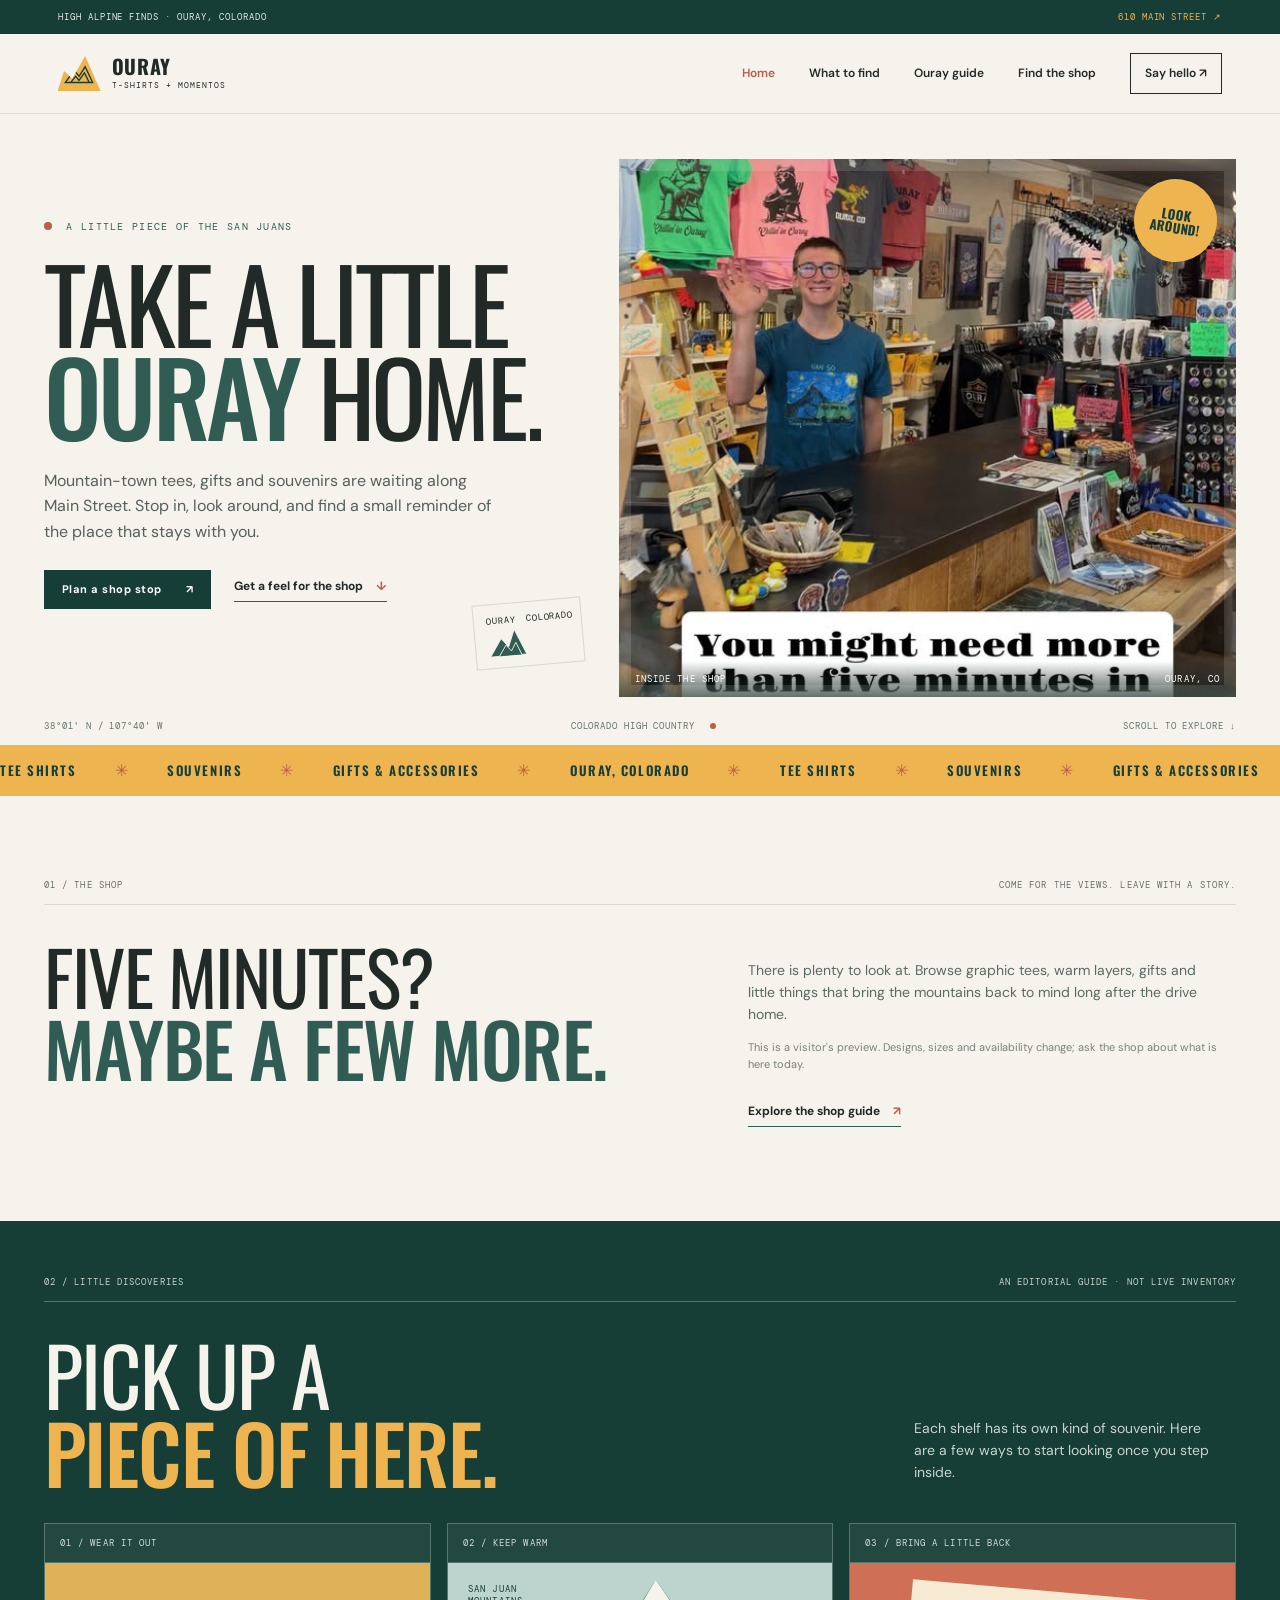
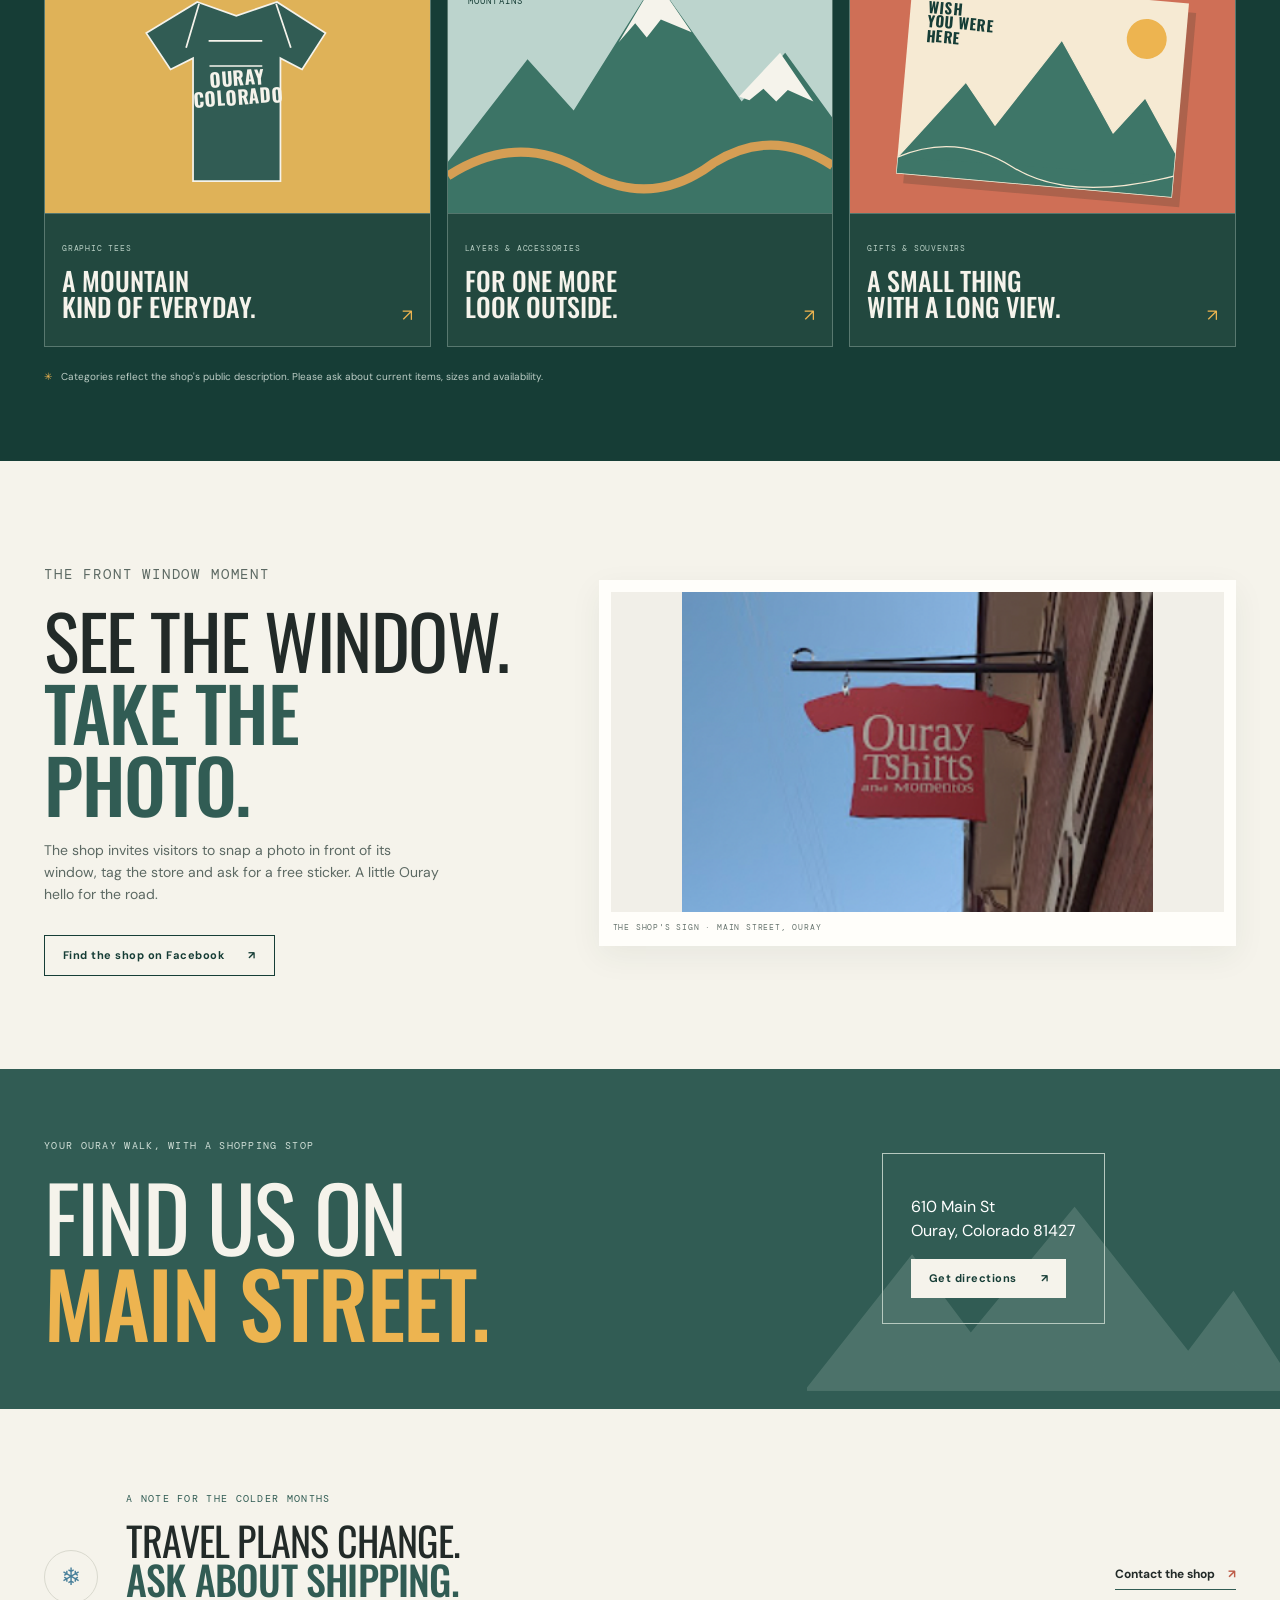
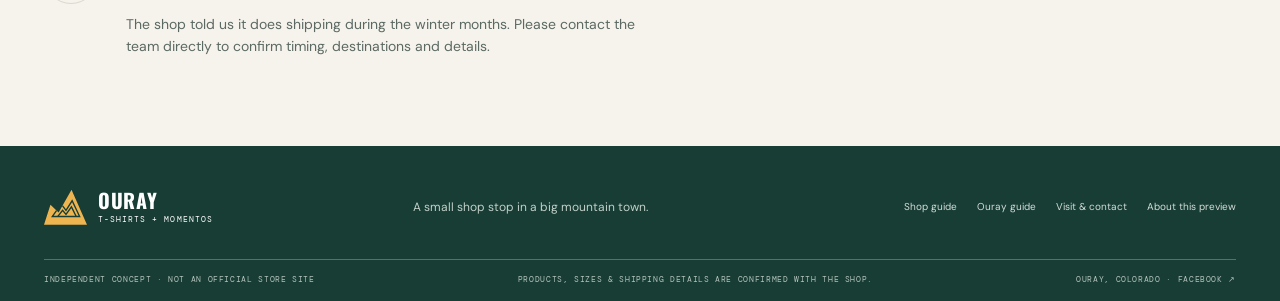
<file: index.html>
<!doctype html>
<html lang="en">
<head>
  <meta charset="utf-8">
  <meta name="viewport" content="width=device-width, initial-scale=1">
  <meta name="theme-color" content="#f5f3eb">
  <meta name="description" content="A visitor's guide to Ouray T-Shirts and Momentos on Main Street in Ouray, Colorado.">
  <title>Ouray T-Shirts &amp; Momentos — Take a little Ouray home</title><meta name="robots" content="noindex,follow"><link rel="canonical" href="https://oluisvi.github.io/ouray-tshirts-and-momentos-concept/"><meta property="og:title" content="Ouray T-Shirts and Momentos"><meta property="og:description" content="A visitor-focused concept for exploring the shop and finding its Main Street stop."><meta property="og:type" content="website"><meta property="og:image" content="https://oluisvi.github.io/ouray-tshirts-and-momentos-concept/assets/ouray-facebook-selection.jpg"><meta name="twitter:card" content="summary_large_image">
  <link rel="preconnect" href="https://fonts.googleapis.com">
  <link rel="preconnect" href="https://fonts.gstatic.com" crossorigin>
  <link href="https://fonts.googleapis.com/css2?family=DM+Mono:wght@400;500&family=DM+Sans:wght@400;500;600;700&family=Oswald:wght@500;600;700&display=swap" rel="stylesheet">
  <link rel="stylesheet" href="styles.css?v=maps-20261109">
  <script src="app.js" defer></script>
</head>
<body>
  <a class="skip-link" href="#main">Skip to content</a>
  <div class="topline"><span>HIGH ALPINE FINDS · OURAY, COLORADO</span><a href="visit.html">610 MAIN STREET <span aria-hidden="true">↗</span></a></div>
  <header class="site-header">
    <a class="brand" href="index.html" aria-label="Ouray T-Shirts and Momentos home"><span class="brand-mark" aria-hidden="true"><svg viewBox="0 0 44 34"><path d="M2 30 15 12l7 9L31 7l11 23H2Z"/><path d="m10 30 7-9 5 6 8-11 7 14"/></svg></span><span class="brand-type">OURAY<small>T-SHIRTS + MOMENTOS</small></span></a>
    <button class="menu-toggle" aria-expanded="false" aria-controls="site-nav" aria-label="Open navigation"><svg viewBox="0 0 24 24" aria-hidden="true"><path d="M4 7h16M4 12h16M4 17h16"/></svg></button>
    <nav class="site-nav" id="site-nav" aria-label="Main navigation"><a class="active" href="index.html">Home</a><a href="find.html">What to find</a><a href="story.html">Ouray guide</a><a href="visit.html">Find the shop</a><a class="nav-social" href="https://www.facebook.com/OurayTshirts/" target="_blank" rel="noreferrer">Say hello <span aria-hidden="true">↗</span></a></nav>
  </header>

  <main id="main">
    <section class="hero wrap">
      <div class="hero-copy">
        <p class="eyebrow"><span class="eyebrow-dot"></span> A LITTLE PIECE OF THE SAN JUANS</p>
        <h1>Take a little<br><em>Ouray</em> home.</h1>
        <p class="hero-intro">Mountain-town tees, gifts and souvenirs are waiting along Main Street. Stop in, look around, and find a small reminder of the place that stays with you.</p>
        <div class="hero-actions"><a class="button button-dark" href="visit.html">Plan a shop stop <span aria-hidden="true">↗</span></a><a class="text-link" href="find.html">Get a feel for the shop <span aria-hidden="true">↓</span></a></div>
        <div class="hero-stamp"><span>OURAY</span><span>COLORADO</span><svg viewBox="0 0 64 50" aria-hidden="true"><path d="M3 46 22 18l11 14L44 5l17 41H3Z"/><path d="m17 46 12-17 8 10L45 26l8 20"/></svg></div>
      </div>
      <figure class="hero-image"><img src="assets/ouray-facebook-selection.jpg" alt="A colorful display of T-shirts inside Ouray T-Shirts and Momentos" fetchpriority="high"><figcaption><span>INSIDE THE SHOP</span><span>OURAY, CO</span></figcaption><span class="image-scribble" aria-hidden="true">LOOK<br>AROUND!</span></figure>
      <div class="hero-bottomline"><span>38°01′ N / 107°40′ W</span><span>COLORADO HIGH COUNTRY <i></i></span><span>SCROLL TO EXPLORE ↓</span></div>
    </section>

    <section class="ticker" aria-label="Shop categories"><div class="ticker-track"><span>TEE SHIRTS</span><b>✳</b><span>SOUVENIRS</span><b>✳</b><span>GIFTS &amp; ACCESSORIES</span><b>✳</b><span>OURAY, COLORADO</span><b>✳</b><span>TEE SHIRTS</span><b>✳</b><span>SOUVENIRS</span><b>✳</b><span>GIFTS &amp; ACCESSORIES</span><b>✳</b><span>OURAY, COLORADO</span></div></section>

    <section class="section wrap intro-section">
      <div class="section-kicker"><span>01 / THE SHOP</span><span>COME FOR THE VIEWS. LEAVE WITH A STORY.</span></div>
      <div class="intro-grid"><h2>Five minutes?<br><em>Maybe a few more.</em></h2><div><p>There is plenty to look at. Browse graphic tees, warm layers, gifts and little things that bring the mountains back to mind long after the drive home.</p><p class="quiet">This is a visitor's preview. Designs, sizes and availability change; ask the shop about what is here today.</p><a class="arrow-link" href="find.html">Explore the shop guide <span aria-hidden="true">↗</span></a></div></div>
    </section>

    <section class="category-section" id="browse">
      <div class="wrap">
        <div class="section-kicker light"><span>02 / LITTLE DISCOVERIES</span><span>AN EDITORIAL GUIDE · NOT LIVE INVENTORY</span></div>
        <div class="category-heading"><h2>Pick up a<br><em>piece of here.</em></h2><p>Each shelf has its own kind of souvenir. Here are a few ways to start looking once you step inside.</p></div>
        <div class="category-grid">
          <a class="category-card card-tee" href="find.html#tees"><span class="category-number">01 / WEAR IT OUT</span><div class="category-illustration shirt-art" aria-hidden="true"><svg viewBox="0 0 250 260"><path d="m79 30 45 16 47-16 56 36-27 42-25-13v142H74V95L48 108 20 66l59-36Z"/><path d="m81 32-15 51m104-51 17 51M92 75h62M93 104h61"/></svg><span>OURAY<br>COLORADO</span></div><div class="category-card-copy"><span>GRAPHIC TEES</span><h3>A mountain<br>kind of everyday.</h3><span class="card-arrow" aria-hidden="true">↗</span></div></a>
          <a class="category-card card-layer" href="find.html#layers"><span class="category-number">02 / KEEP WARM</span><div class="category-illustration mountain-art" aria-hidden="true"><svg viewBox="0 0 300 220"><path d="M0 180 62 100l36 40 64-102 67 95 34-38 37 51v74H0Z"/><path class="snowline" d="m133 87 29-49 28 41-24-10-11 14-9-11-13 15Zm94 42 32-34 26 38-20-9-9 9-10-10-11 9Z"/><path class="ridge" d="M0 191q54-35 106-4t101-6q46-29 93 2"/></svg><span class="mountain-label">SAN JUAN<br>MOUNTAINS</span></div><div class="category-card-copy"><span>LAYERS &amp; ACCESSORIES</span><h3>For one more<br>look outside.</h3><span class="card-arrow" aria-hidden="true">↗</span></div></a>
          <a class="category-card card-gift" href="find.html#gifts"><span class="category-number">03 / BRING A LITTLE BACK</span><div class="category-illustration postcard-art" aria-hidden="true"><div class="postcard"><div class="postcard-sun"></div><svg viewBox="0 0 220 150"><path d="M0 137 49 73l26 32 47-72 47 70 23-30 28 42v35H0Z"/><path d="M0 137q45-24 92 0t128-4"/></svg><b>WISH<br>YOU WERE<br>HERE</b></div></div><div class="category-card-copy"><span>GIFTS &amp; SOUVENIRS</span><h3>A small thing<br>with a long view.</h3><span class="card-arrow" aria-hidden="true">↗</span></div></a>
        </div>
        <p class="inventory-note"><span aria-hidden="true">✳</span> Categories reflect the shop's public description. Please ask about current items, sizes and availability.</p>
      </div>
    </section>

    <section class="window-section wrap">
      <div class="window-copy"><p class="eyebrow">THE FRONT WINDOW MOMENT</p><h2>See the window.<br><em>Take the photo.</em></h2><p>The shop invites visitors to snap a photo in front of its window, tag the store and ask for a free sticker. A little Ouray hello for the road.</p><a class="button button-outline" href="https://www.facebook.com/OurayTshirts/" target="_blank" rel="noreferrer">Find the shop on Facebook <span aria-hidden="true">↗</span></a></div>
      <figure class="window-image"><img src="assets/ouray-window.png" alt="The Ouray T-Shirts and Momentos T-shirt-shaped sign hanging outside the store"><figcaption>THE SHOP'S SIGN · MAIN STREET, OURAY</figcaption></figure>
    </section>

    <section class="visit-band"><div class="wrap visit-band-inner"><div><span class="eyebrow">YOUR OURAY WALK, WITH A SHOPPING STOP</span><h2>Find us on<br><em>Main Street.</em></h2></div><div class="visit-summary"><p>610 Main St<br>Ouray, Colorado 81427</p><a href="visit.html" class="button button-light">Get directions <span aria-hidden="true">↗</span></a></div><div class="visit-motif" aria-hidden="true"><svg viewBox="0 0 400 180"><path d="M0 160 86 51l48 64L219 12l93 118 37-49 51 79H0Z"/><path d="M0 160h400M54 160q31-59 62 0m68 0q31-74 62 0m57 0q31-58 62 0"/></svg></div></div></section>

    <section class="winter-note wrap"><span class="winter-icon" aria-hidden="true">❄</span><div><span class="eyebrow">A NOTE FOR THE COLDER MONTHS</span><h2>Travel plans change.<br><em>Ask about shipping.</em></h2><p>The shop told us it does shipping during the winter months. Please contact the team directly to confirm timing, destinations and details.</p></div><a class="arrow-link" href="visit.html#contact">Contact the shop <span aria-hidden="true">↗</span></a></section>
  </main>

  <footer class="site-footer"><div class="wrap footer-main"><a class="brand footer-brand" href="index.html"><span class="brand-mark" aria-hidden="true"><svg viewBox="0 0 44 34"><path d="M2 30 15 12l7 9L31 7l11 23H2Z"/><path d="m10 30 7-9 5 6 8-11 7 14"/></svg></span><span class="brand-type">OURAY<small>T-SHIRTS + MOMENTOS</small></span></a><p>A small shop stop in a big mountain town.</p><div class="footer-links"><a href="find.html">Shop guide</a><a href="story.html">Ouray guide</a><a href="visit.html">Visit &amp; contact</a><a href="credits.html">About this preview</a></div></div><div class="wrap footer-legal"><span>INDEPENDENT CONCEPT · NOT AN OFFICIAL STORE SITE</span><span>PRODUCTS, SIZES &amp; SHIPPING DETAILS ARE CONFIRMED WITH THE SHOP.</span><span>OURAY, COLORADO · <a href="https://www.facebook.com/OurayTshirts/" target="_blank" rel="noreferrer">FACEBOOK ↗</a></span></div></footer>
</body>
</html>
</file>
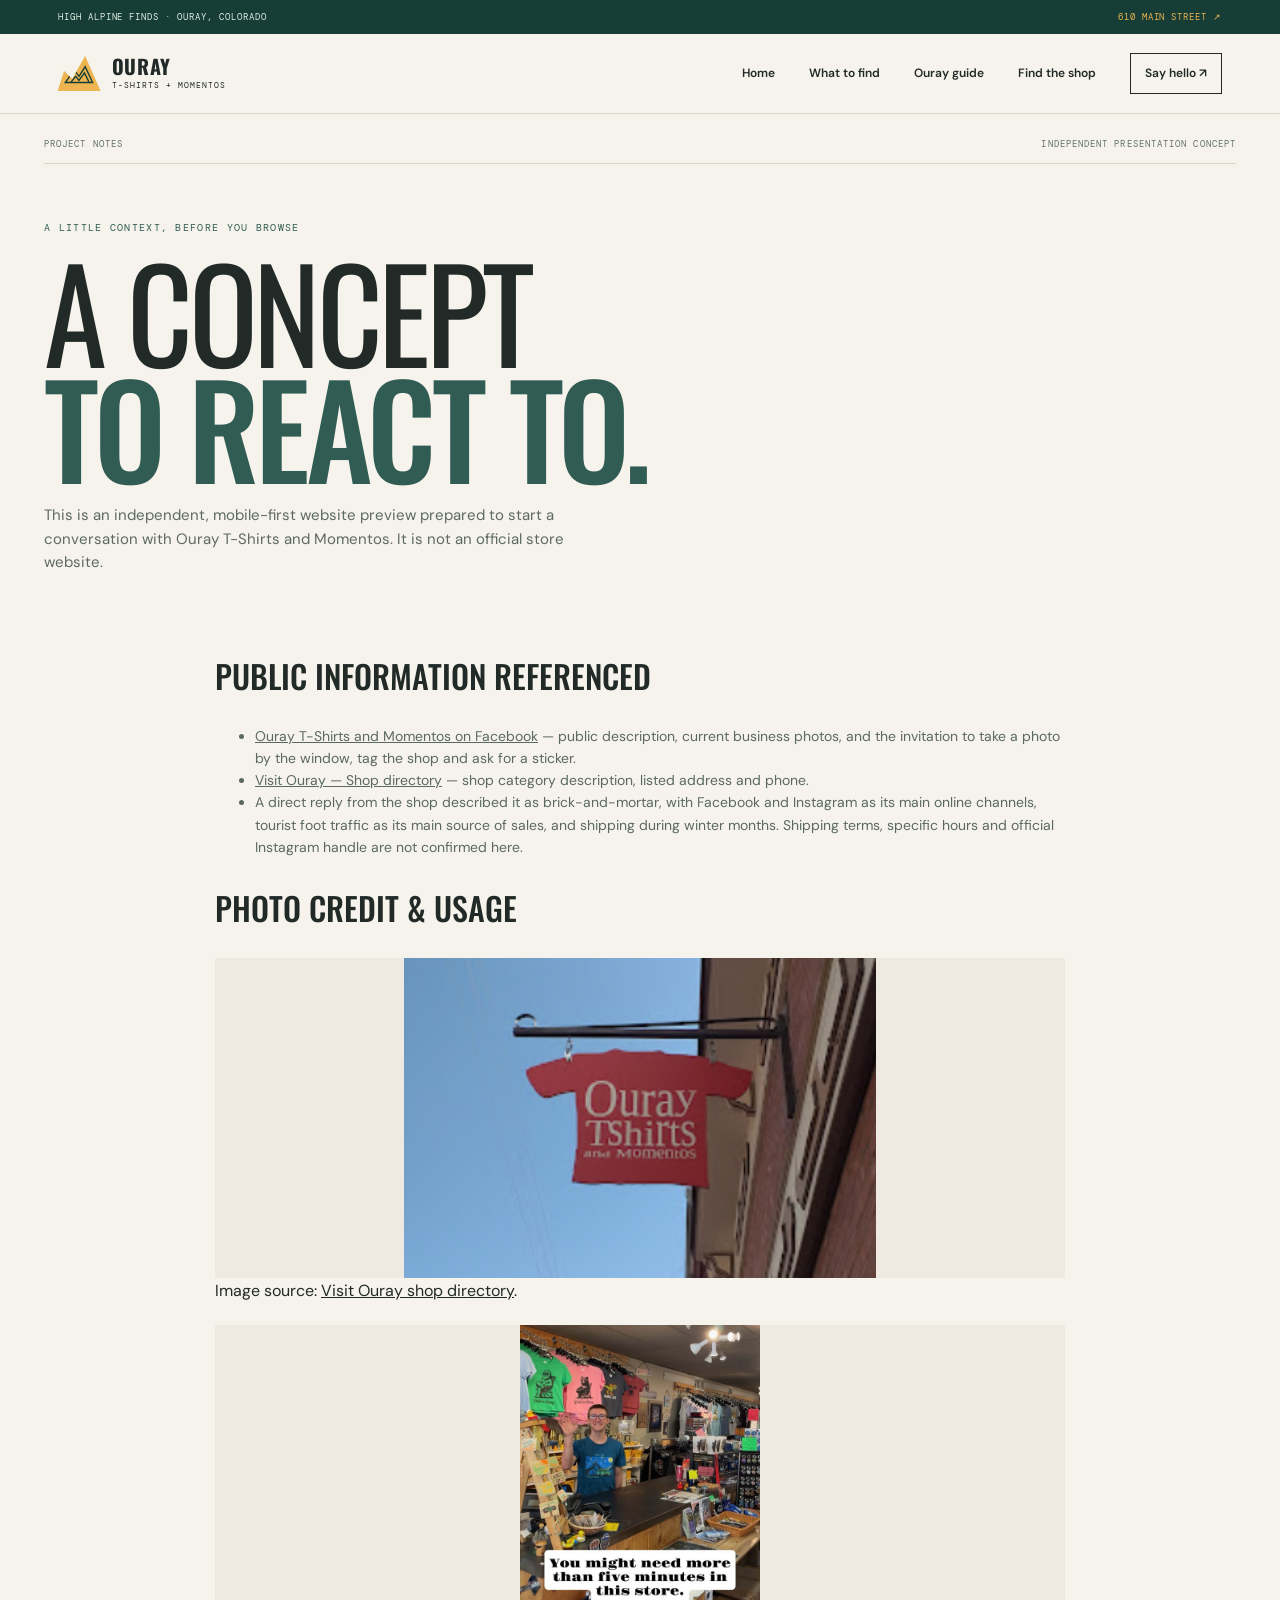
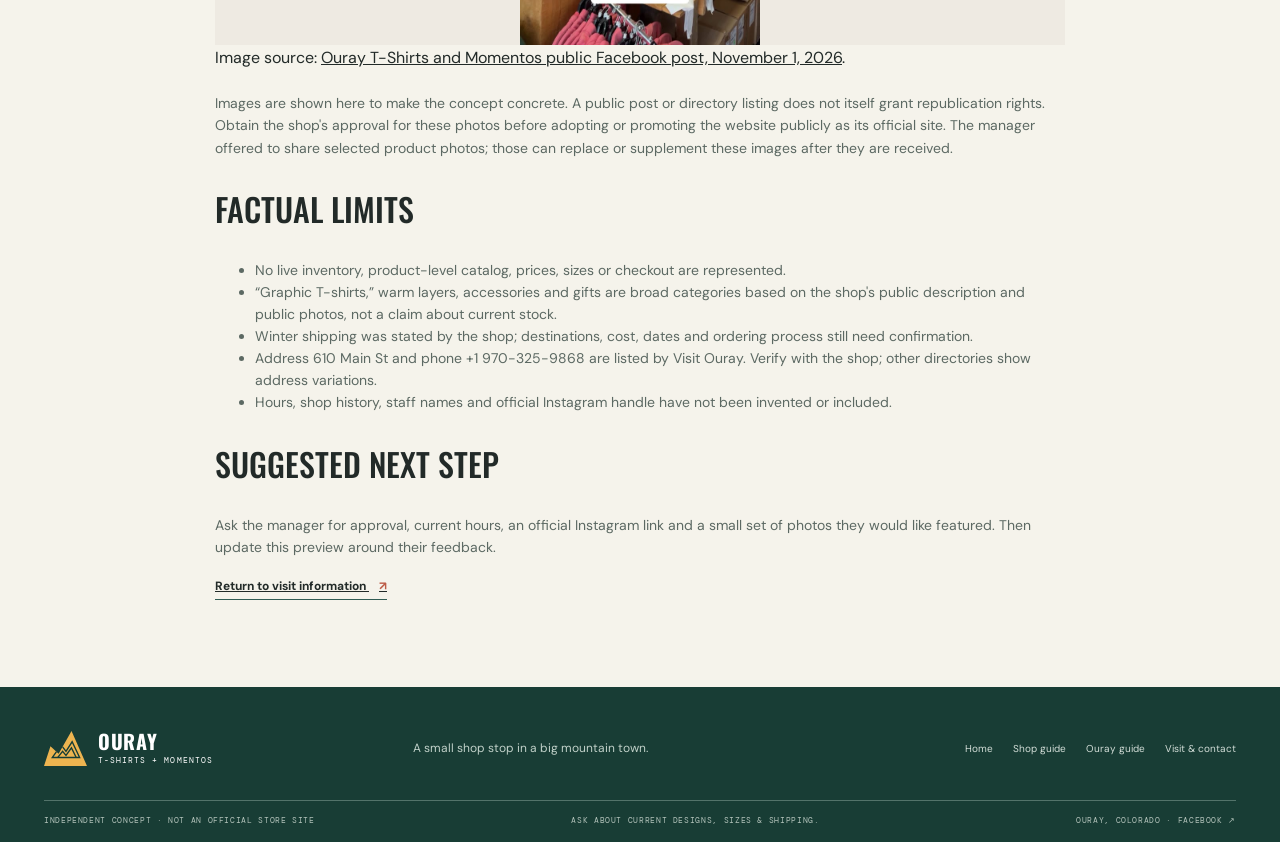
<file: credits.html>
<!doctype html><html lang="en"><head><meta charset="utf-8"><meta name="viewport" content="width=device-width, initial-scale=1"><meta name="theme-color" content="#f5f3eb"><meta name="description" content="Sources and project notes for this independent Ouray T-Shirts and Momentos concept."><title>About this preview — Ouray T-Shirts &amp; Momentos</title><meta name="robots" content="noindex,follow"><link rel="canonical" href="https://oluisvi.github.io/ouray-tshirts-and-momentos-concept/credits.html"><meta property="og:title" content="Ouray T-Shirts and Momentos"><meta property="og:description" content="A visitor-focused concept for exploring the shop and finding its Main Street stop."><meta property="og:type" content="website"><meta property="og:image" content="https://oluisvi.github.io/ouray-tshirts-and-momentos-concept/assets/ouray-facebook-selection.jpg"><meta name="twitter:card" content="summary_large_image"><link rel="preconnect" href="https://fonts.googleapis.com"><link rel="preconnect" href="https://fonts.gstatic.com" crossorigin><link href="https://fonts.googleapis.com/css2?family=DM+Mono:wght@400;500&family=DM+Sans:wght@400;500;600;700&family=Oswald:wght@500;600;700&display=swap" rel="stylesheet"><link rel="stylesheet" href="styles.css?v=maps-20261109"><script src="app.js" defer></script></head><body><a class="skip-link" href="#main">Skip to content</a><div class="topline"><span>HIGH ALPINE FINDS · OURAY, COLORADO</span><a href="visit.html">610 MAIN STREET <span aria-hidden="true">↗</span></a></div><header class="site-header"><a class="brand" href="index.html" aria-label="Ouray T-Shirts and Momentos home"><span class="brand-mark" aria-hidden="true"><svg viewBox="0 0 44 34"><path d="M2 30 15 12l7 9L31 7l11 23H2Z"/><path d="m10 30 7-9 5 6 8-11 7 14"/></svg></span><span class="brand-type">OURAY<small>T-SHIRTS + MOMENTOS</small></span></a><button class="menu-toggle" aria-expanded="false" aria-controls="site-nav" aria-label="Open navigation"><svg viewBox="0 0 24 24" aria-hidden="true"><path d="M4 7h16M4 12h16M4 17h16"/></svg></button><nav class="site-nav" id="site-nav" aria-label="Main navigation"><a href="index.html">Home</a><a href="find.html">What to find</a><a href="story.html">Ouray guide</a><a href="visit.html">Find the shop</a><a class="nav-social" href="https://www.facebook.com/OurayTshirts/" target="_blank" rel="noreferrer">Say hello ↗</a></nav></header><main id="main"><section class="subhero wrap"><div class="subhero-meta"><span>PROJECT NOTES</span><span>INDEPENDENT PRESENTATION CONCEPT</span></div><p class="eyebrow">A LITTLE CONTEXT, BEFORE YOU BROWSE</p><h1>A concept<br><em>to react to.</em></h1><p class="subhero-lede">This is an independent, mobile-first website preview prepared to start a conversation with Ouray T-Shirts and Momentos. It is not an official store website.</p></section><section class="credits-content wrap"><h2>Public information referenced</h2><ul><li><a href="https://www.facebook.com/OurayTshirts/" target="_blank" rel="noreferrer">Ouray T-Shirts and Momentos on Facebook</a> — public description, current business photos, and the invitation to take a photo by the window, tag the shop and ask for a sticker.</li><li><a href="https://www.visitouray.com/shop" target="_blank" rel="noreferrer">Visit Ouray — Shop directory</a> — shop category description, listed address and phone.</li><li>A direct reply from the shop described it as brick-and-mortar, with Facebook and Instagram as its main online channels, tourist foot traffic as its main source of sales, and shipping during winter months. Shipping terms, specific hours and official Instagram handle are not confirmed here.</li></ul><h2>Photo credit &amp; usage</h2><figure><img src="assets/ouray-window.png" alt="Ouray T-Shirts and Momentos window sign"><figcaption>Image source: <a href="https://www.visitouray.com/shop" target="_blank" rel="noreferrer">Visit Ouray shop directory</a>.</figcaption></figure><figure><img src="assets/ouray-facebook-selection.jpg" alt="Shop floor and colorful T-shirts from a public post"><figcaption>Image source: <a href="https://www.facebook.com/OurayTshirts/" target="_blank" rel="noreferrer">Ouray T-Shirts and Momentos public Facebook post, November 1, 2026</a>.</figcaption></figure><p>Images are shown here to make the concept concrete. A public post or directory listing does not itself grant republication rights. Obtain the shop's approval for these photos before adopting or promoting the website publicly as its official site. The manager offered to share selected product photos; those can replace or supplement these images after they are received.</p><h2>Factual limits</h2><ul><li>No live inventory, product-level catalog, prices, sizes or checkout are represented.</li><li>“Graphic T-shirts,” warm layers, accessories and gifts are broad categories based on the shop's public description and public photos, not a claim about current stock.</li><li>Winter shipping was stated by the shop; destinations, cost, dates and ordering process still need confirmation.</li><li>Address 610 Main St and phone +1 970-325-9868 are listed by Visit Ouray. Verify with the shop; other directories show address variations.</li><li>Hours, shop history, staff names and official Instagram handle have not been invented or included.</li></ul><h2>Suggested next step</h2><p>Ask the manager for approval, current hours, an official Instagram link and a small set of photos they would like featured. Then update this preview around their feedback.</p><a class="arrow-link" href="visit.html">Return to visit information <span aria-hidden="true">↗</span></a></section></main><footer class="site-footer"><div class="wrap footer-main"><a class="brand footer-brand" href="index.html"><span class="brand-mark" aria-hidden="true"><svg viewBox="0 0 44 34"><path d="M2 30 15 12l7 9L31 7l11 23H2Z"/><path d="m10 30 7-9 5 6 8-11 7 14"/></svg></span><span class="brand-type">OURAY<small>T-SHIRTS + MOMENTOS</small></span></a><p>A small shop stop in a big mountain town.</p><div class="footer-links"><a href="index.html">Home</a><a href="find.html">Shop guide</a><a href="story.html">Ouray guide</a><a href="visit.html">Visit &amp; contact</a></div></div><div class="wrap footer-legal"><span>INDEPENDENT CONCEPT · NOT AN OFFICIAL STORE SITE</span><span>ASK ABOUT CURRENT DESIGNS, SIZES &amp; SHIPPING.</span><span>OURAY, COLORADO · FACEBOOK ↗</span></div></footer></body></html>
</file>
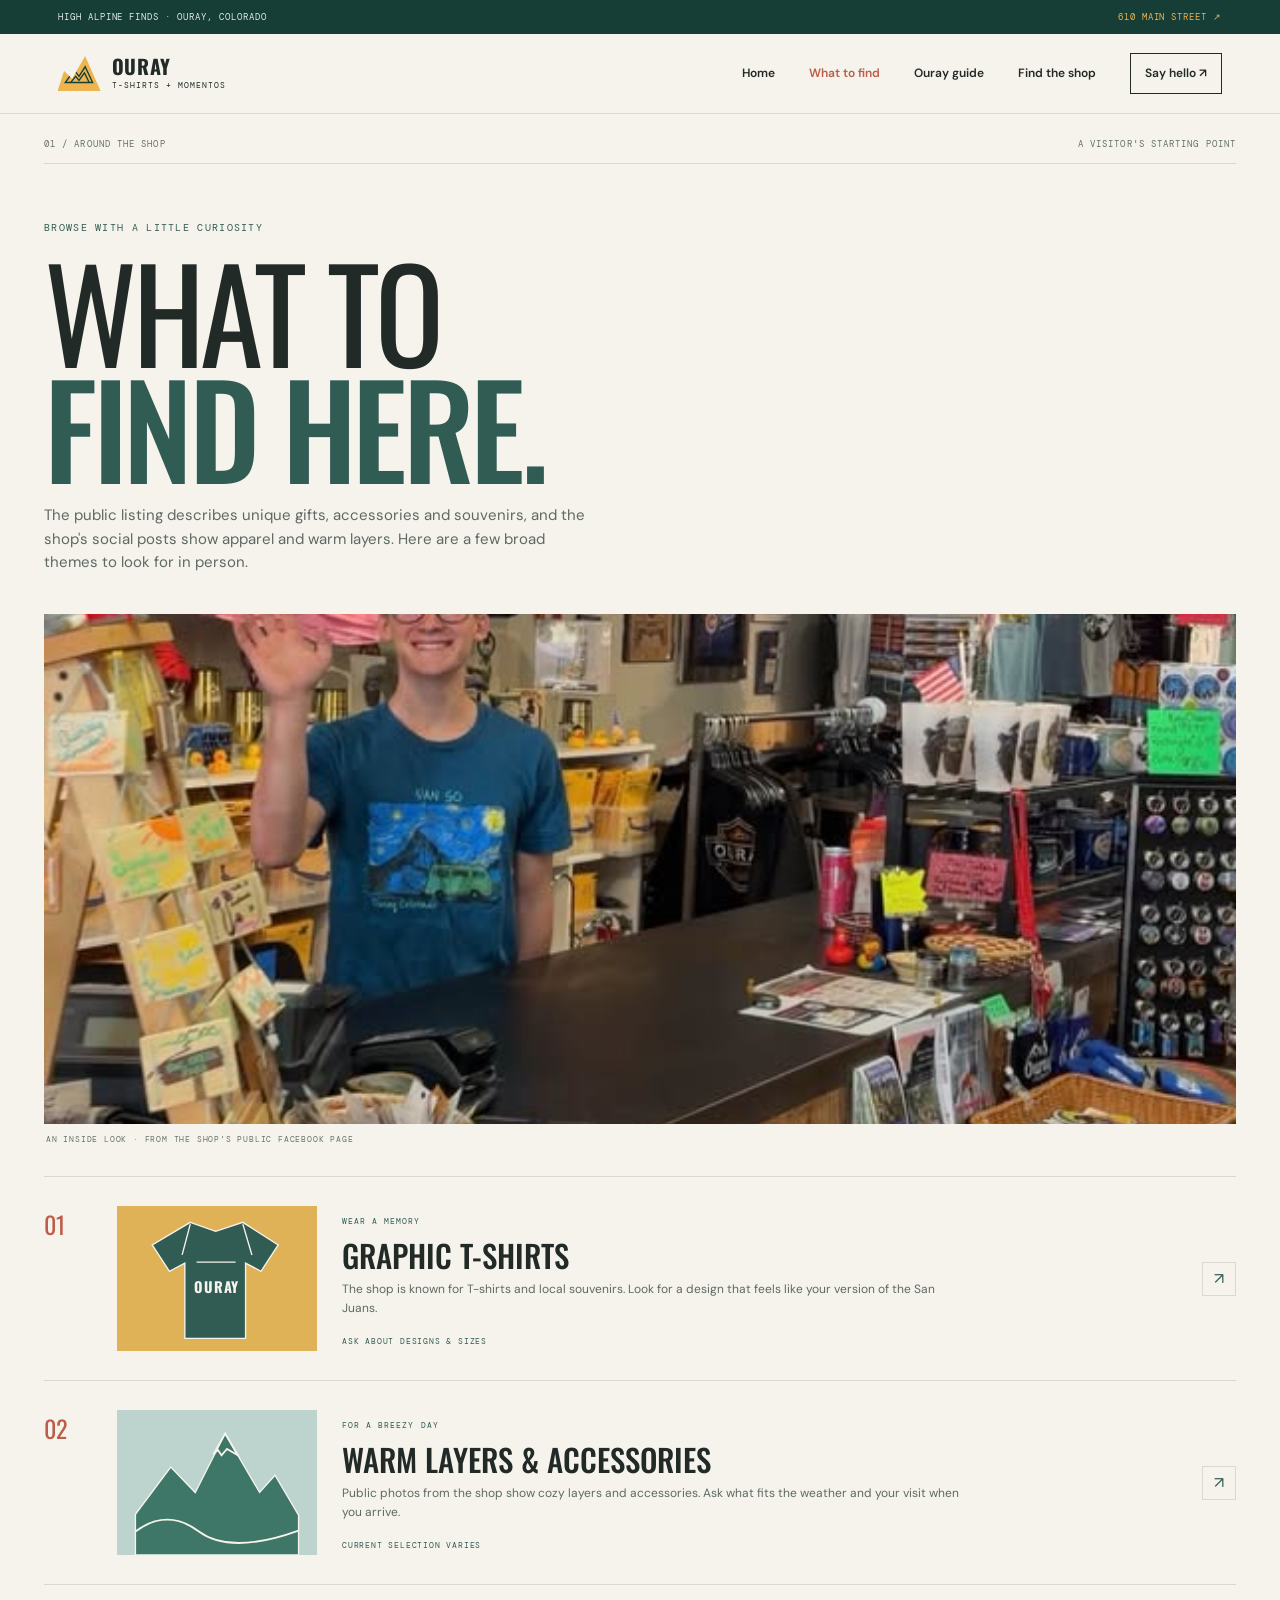
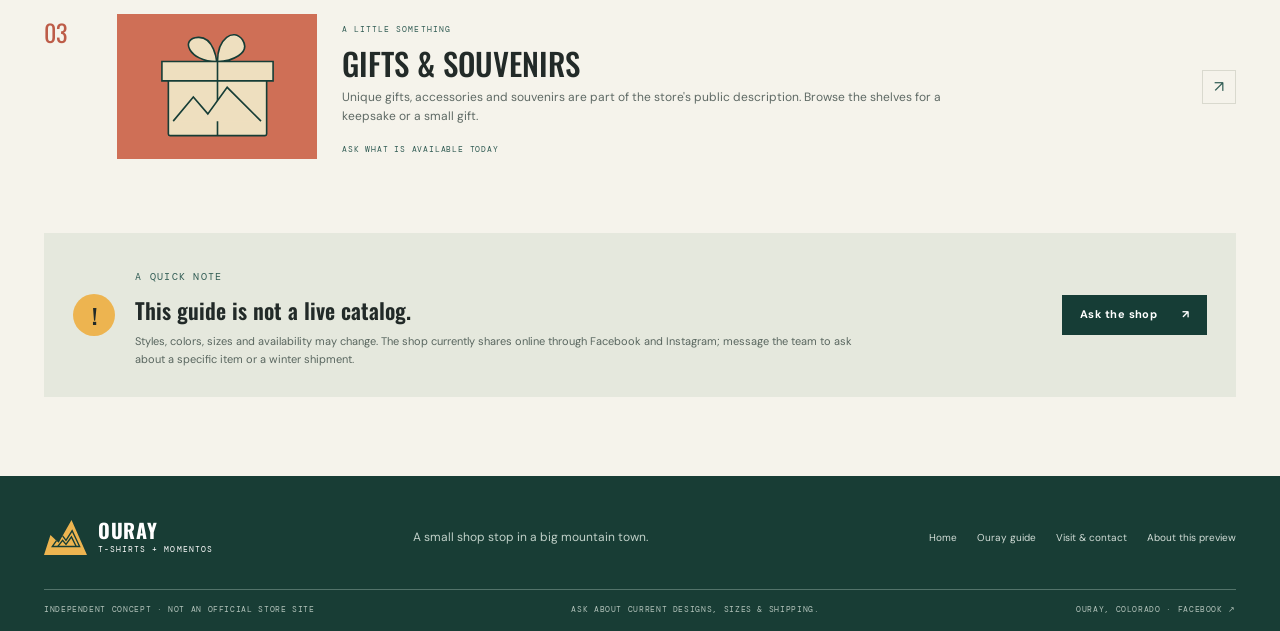
<file: find.html>
<!doctype html>
<html lang="en"><head><meta charset="utf-8"><meta name="viewport" content="width=device-width, initial-scale=1"><meta name="theme-color" content="#f5f3eb"><meta name="description" content="A simple guide to the kinds of finds at Ouray T-Shirts and Momentos."><title>What to Find — Ouray T-Shirts &amp; Momentos</title><meta name="robots" content="noindex,follow"><link rel="canonical" href="https://oluisvi.github.io/ouray-tshirts-and-momentos-concept/find.html"><meta property="og:title" content="Ouray T-Shirts and Momentos"><meta property="og:description" content="A visitor-focused concept for exploring the shop and finding its Main Street stop."><meta property="og:type" content="website"><meta property="og:image" content="https://oluisvi.github.io/ouray-tshirts-and-momentos-concept/assets/ouray-facebook-selection.jpg"><meta name="twitter:card" content="summary_large_image"><link rel="preconnect" href="https://fonts.googleapis.com"><link rel="preconnect" href="https://fonts.gstatic.com" crossorigin><link href="https://fonts.googleapis.com/css2?family=DM+Mono:wght@400;500&family=DM+Sans:wght@400;500;600;700&family=Oswald:wght@500;600;700&display=swap" rel="stylesheet"><link rel="stylesheet" href="styles.css?v=maps-20261109"><script src="app.js" defer></script></head>
<body><a class="skip-link" href="#main">Skip to content</a><div class="topline"><span>HIGH ALPINE FINDS · OURAY, COLORADO</span><a href="visit.html">610 MAIN STREET <span aria-hidden="true">↗</span></a></div><header class="site-header"><a class="brand" href="index.html" aria-label="Ouray T-Shirts and Momentos home"><span class="brand-mark" aria-hidden="true"><svg viewBox="0 0 44 34"><path d="M2 30 15 12l7 9L31 7l11 23H2Z"/><path d="m10 30 7-9 5 6 8-11 7 14"/></svg></span><span class="brand-type">OURAY<small>T-SHIRTS + MOMENTOS</small></span></a><button class="menu-toggle" aria-expanded="false" aria-controls="site-nav" aria-label="Open navigation"><svg viewBox="0 0 24 24" aria-hidden="true"><path d="M4 7h16M4 12h16M4 17h16"/></svg></button><nav class="site-nav" id="site-nav" aria-label="Main navigation"><a href="index.html">Home</a><a class="active" href="find.html">What to find</a><a href="story.html">Ouray guide</a><a href="visit.html">Find the shop</a><a class="nav-social" href="https://www.facebook.com/OurayTshirts/" target="_blank" rel="noreferrer">Say hello <span aria-hidden="true">↗</span></a></nav></header>
<main id="main"><section class="subhero wrap"><div class="subhero-meta"><span>01 / AROUND THE SHOP</span><span>A VISITOR'S STARTING POINT</span></div><p class="eyebrow">BROWSE WITH A LITTLE CURIOSITY</p><h1>What to<br><em>find here.</em></h1><p class="subhero-lede">The public listing describes unique gifts, accessories and souvenirs, and the shop's social posts show apparel and warm layers. Here are a few broad themes to look for in person.</p><figure class="subhero-photo"><img src="assets/ouray-facebook-selection.jpg" alt="Colorful apparel and a shopper inside Ouray T-Shirts and Momentos"><figcaption>AN INSIDE LOOK · FROM THE SHOP'S PUBLIC FACEBOOK PAGE</figcaption></figure></section>
<section class="find-list wrap"><article class="find-row" id="tees"><span class="find-index">01</span><div class="find-art tee-mini" aria-hidden="true"><svg viewBox="0 0 180 160"><path d="m61 18 28 10 30-10 39 25-19 29-17-9v83H55V63l-17 9-19-29 42-25Z"/><path d="m61 20-9 34m67-34 10 34M68 62h43"/><text x="90" y="96" text-anchor="middle">OURAY</text></svg></div><div class="find-copy"><span class="eyebrow">WEAR A MEMORY</span><h2>Graphic T-shirts</h2><p>The shop is known for T-shirts and local souvenirs. Look for a design that feels like your version of the San Juans.</p><span class="availability-label">ASK ABOUT DESIGNS &amp; SIZES</span></div><a class="find-link" href="visit.html#contact" aria-label="Ask the shop about graphic T-shirts">↗</a></article>
<article class="find-row" id="layers"><span class="find-index">02</span><div class="find-art layer-mini" aria-hidden="true"><svg viewBox="0 0 180 160"><path d="M0 115 39 63l27 28L99 26l38 65 17-19 26 44v44H0Z"/><path d="m86 49 13-23 14 24-12-7-6 7-4-6-5 5ZM0 134q35-26 70 0t110-1"/></svg></div><div class="find-copy"><span class="eyebrow">FOR A BREEZY DAY</span><h2>Warm layers &amp; accessories</h2><p>Public photos from the shop show cozy layers and accessories. Ask what fits the weather and your visit when you arrive.</p><span class="availability-label">CURRENT SELECTION VARIES</span></div><a class="find-link" href="visit.html#contact" aria-label="Ask the shop about warm layers">↗</a></article>
<article class="find-row" id="gifts"><span class="find-index">03</span><div class="find-art gift-mini" aria-hidden="true"><svg viewBox="0 0 180 160"><rect x="29" y="53" width="122" height="88" rx="2"/><path d="M21 49h138v24H21zM90 49v92M89 49c-35 0-46-29-23-30 20-1 23 30 23 30Zm1 0c0-29 20-42 31-27 11 17-14 27-31 27Z"/><path d="m35 123 25-30 18 21 24-33 42 42"/></svg></div><div class="find-copy"><span class="eyebrow">A LITTLE SOMETHING</span><h2>Gifts &amp; souvenirs</h2><p>Unique gifts, accessories and souvenirs are part of the store's public description. Browse the shelves for a keepsake or a small gift.</p><span class="availability-label">ASK WHAT IS AVAILABLE TODAY</span></div><a class="find-link" href="visit.html#contact" aria-label="Ask the shop about gifts and souvenirs">↗</a></article></section>
<section class="find-disclaimer wrap"><div class="disclaimer-mark" aria-hidden="true">!</div><div><span class="eyebrow">A QUICK NOTE</span><h2>This guide is not a live catalog.</h2><p>Styles, colors, sizes and availability may change. The shop currently shares online through Facebook and Instagram; message the team to ask about a specific item or a winter shipment.</p></div><a class="button button-dark" href="visit.html#contact">Ask the shop <span aria-hidden="true">↗</span></a></section></main>
<footer class="site-footer"><div class="wrap footer-main"><a class="brand footer-brand" href="index.html"><span class="brand-mark" aria-hidden="true"><svg viewBox="0 0 44 34"><path d="M2 30 15 12l7 9L31 7l11 23H2Z"/><path d="m10 30 7-9 5 6 8-11 7 14"/></svg></span><span class="brand-type">OURAY<small>T-SHIRTS + MOMENTOS</small></span></a><p>A small shop stop in a big mountain town.</p><div class="footer-links"><a href="index.html">Home</a><a href="story.html">Ouray guide</a><a href="visit.html">Visit &amp; contact</a><a href="credits.html">About this preview</a></div></div><div class="wrap footer-legal"><span>INDEPENDENT CONCEPT · NOT AN OFFICIAL STORE SITE</span><span>ASK ABOUT CURRENT DESIGNS, SIZES &amp; SHIPPING.</span><span>OURAY, COLORADO · <a href="https://www.facebook.com/OurayTshirts/" target="_blank" rel="noreferrer">FACEBOOK ↗</a></span></div></footer></body></html>
</file>
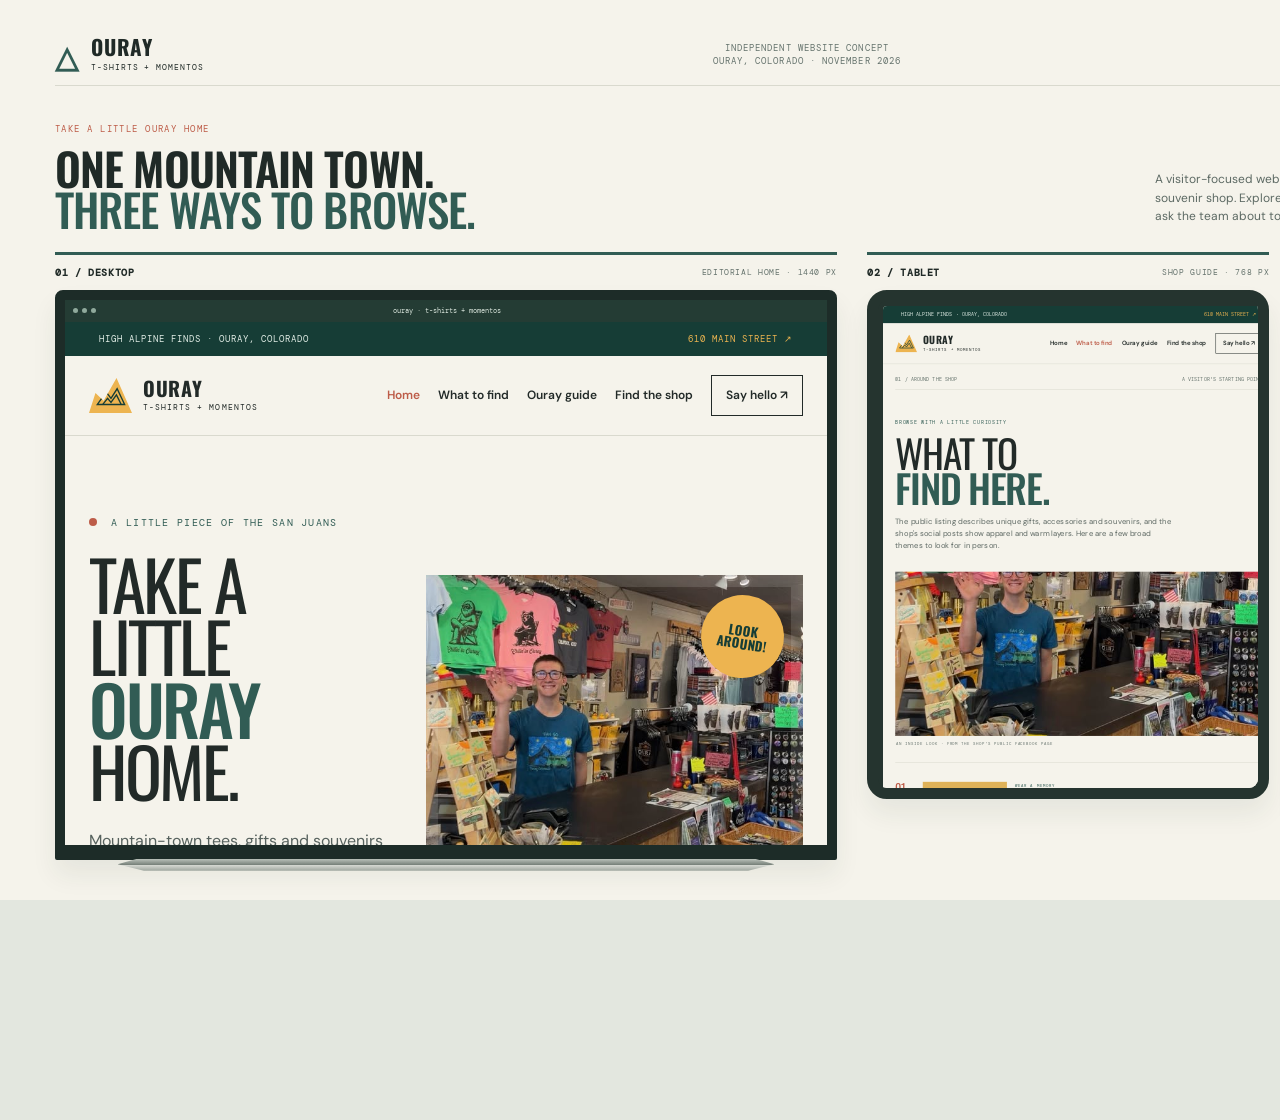
<file: prancha.html>
<!doctype html><html lang="en"><head><meta charset="utf-8"><meta name="viewport" content="width=device-width,initial-scale=1"><title>Ouray — responsive website concept</title><link rel="preconnect" href="https://fonts.googleapis.com"><link rel="preconnect" href="https://fonts.gstatic.com" crossorigin><link href="https://fonts.googleapis.com/css2?family=DM+Mono:wght@400;500&family=DM+Sans:wght@400;500;600;700&family=Oswald:wght@500;600;700&display=swap" rel="stylesheet"><link rel="stylesheet" href="prancha.css"></head><body><main class="board"><header class="board-head"><div class="identity"><span class="mountain-mark">△</span><span>OURAY<small>T-SHIRTS + MOMENTOS</small></span></div><p>INDEPENDENT WEBSITE CONCEPT<br>OURAY, COLORADO · NOVEMBER 2026</p><span class="preview-label">RESPONSIVE PREVIEW</span></header><section class="board-title"><div><span class="kicker">TAKE A LITTLE OURAY HOME</span><h1>One mountain town.<br><em>Three ways to browse.</em></h1></div><p>A visitor-focused website concept for a brick-and-mortar souvenir shop. Explore the shop, find the Main Street stop, and ask the team about today's selection.</p></section><section class="devices"><article class="device device-laptop"><div class="device-label"><b>01 / DESKTOP</b><span>EDITORIAL HOME · 1440 PX</span></div><div class="laptop-frame"><div class="browser-bar"><span></span><span></span><span></span><i>ouray · t-shirts + momentos</i></div><iframe src="index.html" title="Ouray desktop website preview"></iframe></div><div class="laptop-base"></div></article><article class="device device-tablet"><div class="device-label"><b>02 / TABLET</b><span>SHOP GUIDE · 768 PX</span></div><div class="tablet-frame"><iframe src="find.html" title="Ouray tablet shop guide preview"></iframe></div></article><article class="device device-phone"><div class="device-label"><b>03 / MOBILE</b><span>VISIT &amp; CONTACT · 390 PX</span></div><div class="phone-frame"><div class="phone-speaker"></div><iframe src="visit.html" title="Ouray mobile visit page preview"></iframe></div></article></section><section class="features"><div><b>01 · FIND YOUR WAY</b><p>Clear Main Street address, directions and ways to contact the shop.</p></div><div><b>02 · BROWSE THE FEEL</b><p>T-shirts, warm layers, gifts and souvenirs as broad editorial themes.</p></div><div><b>03 · ASK THE TEAM</b><p>No invented prices, live stock or shipping promises. A friendly visit comes first.</p></div></section><footer><span>INDEPENDENT PRESENTATION CONCEPT · NOT AN OFFICIAL STORE WEBSITE</span><span>PRODUCT PHOTOS &amp; REUSE APPROVAL PENDING SHOP REVIEW</span><span>OURAY, COLORADO · MAIN STREET</span></footer></main></body></html>
</file>
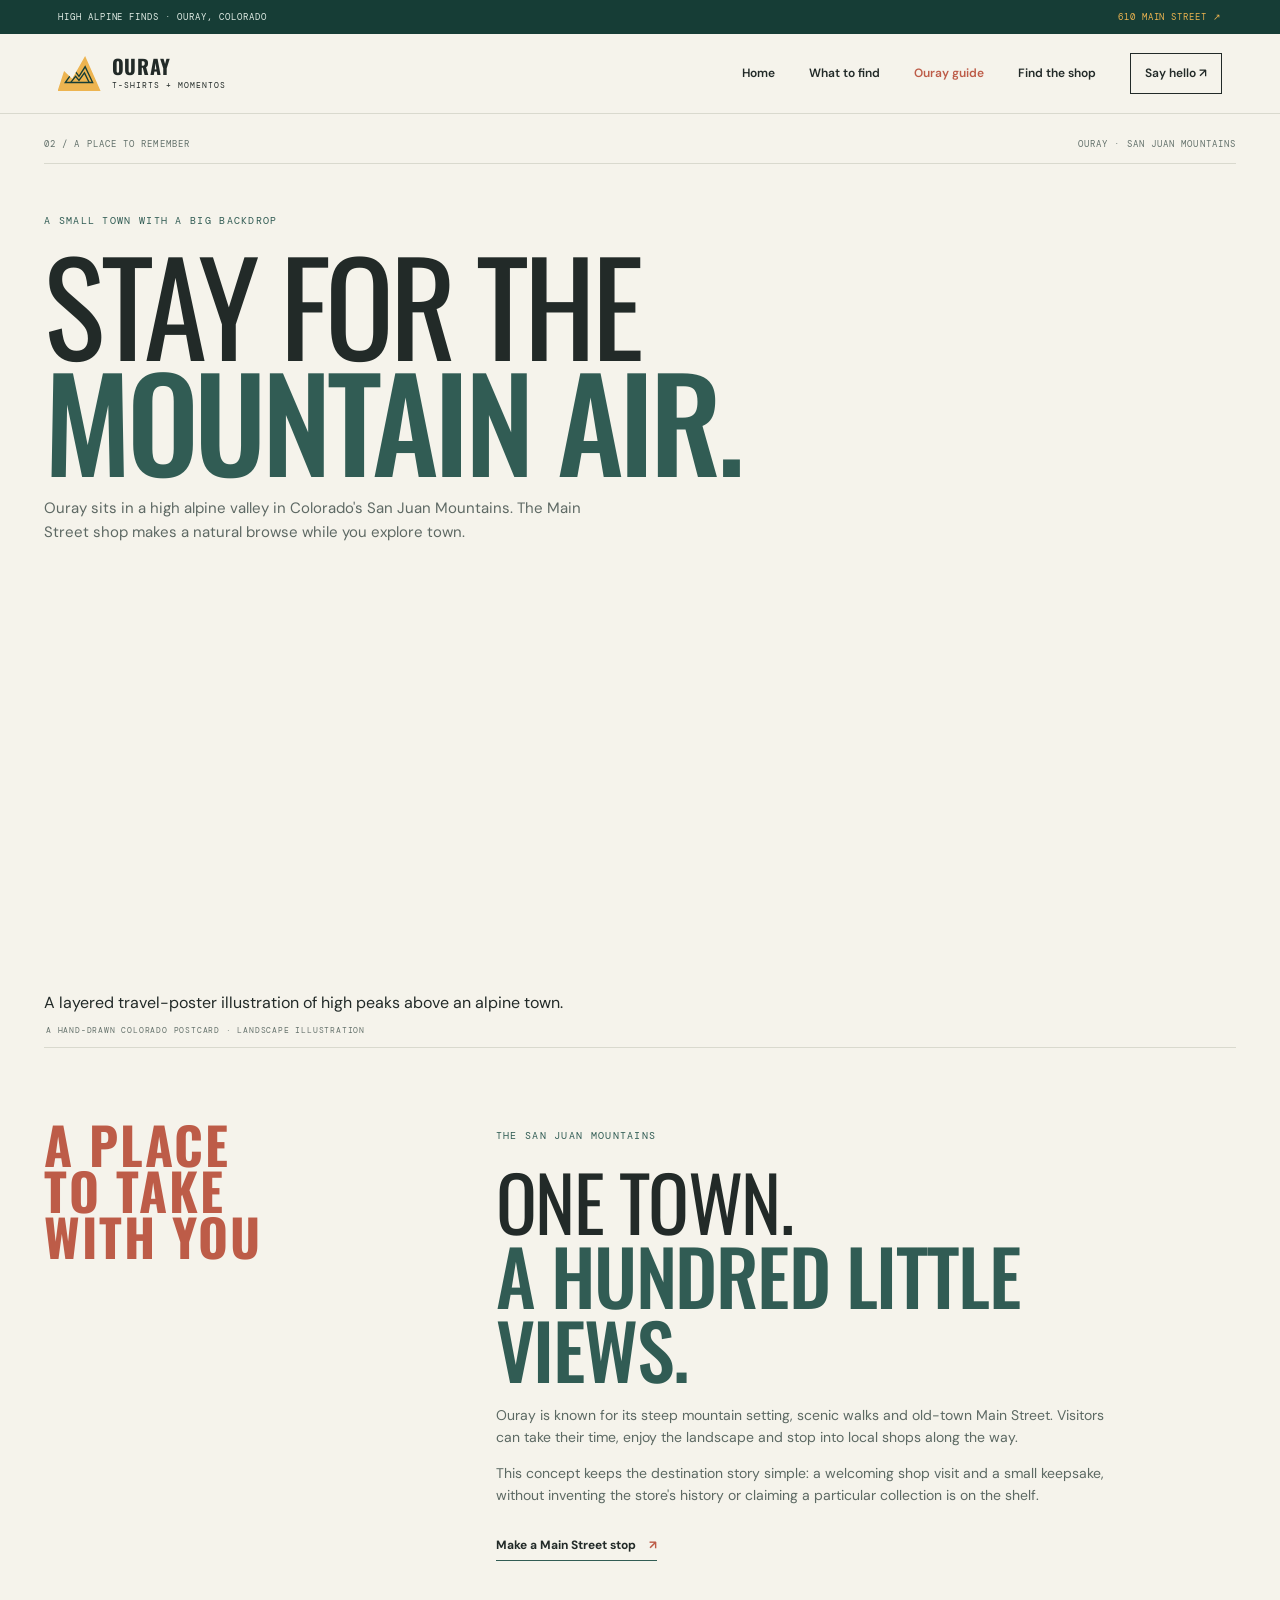
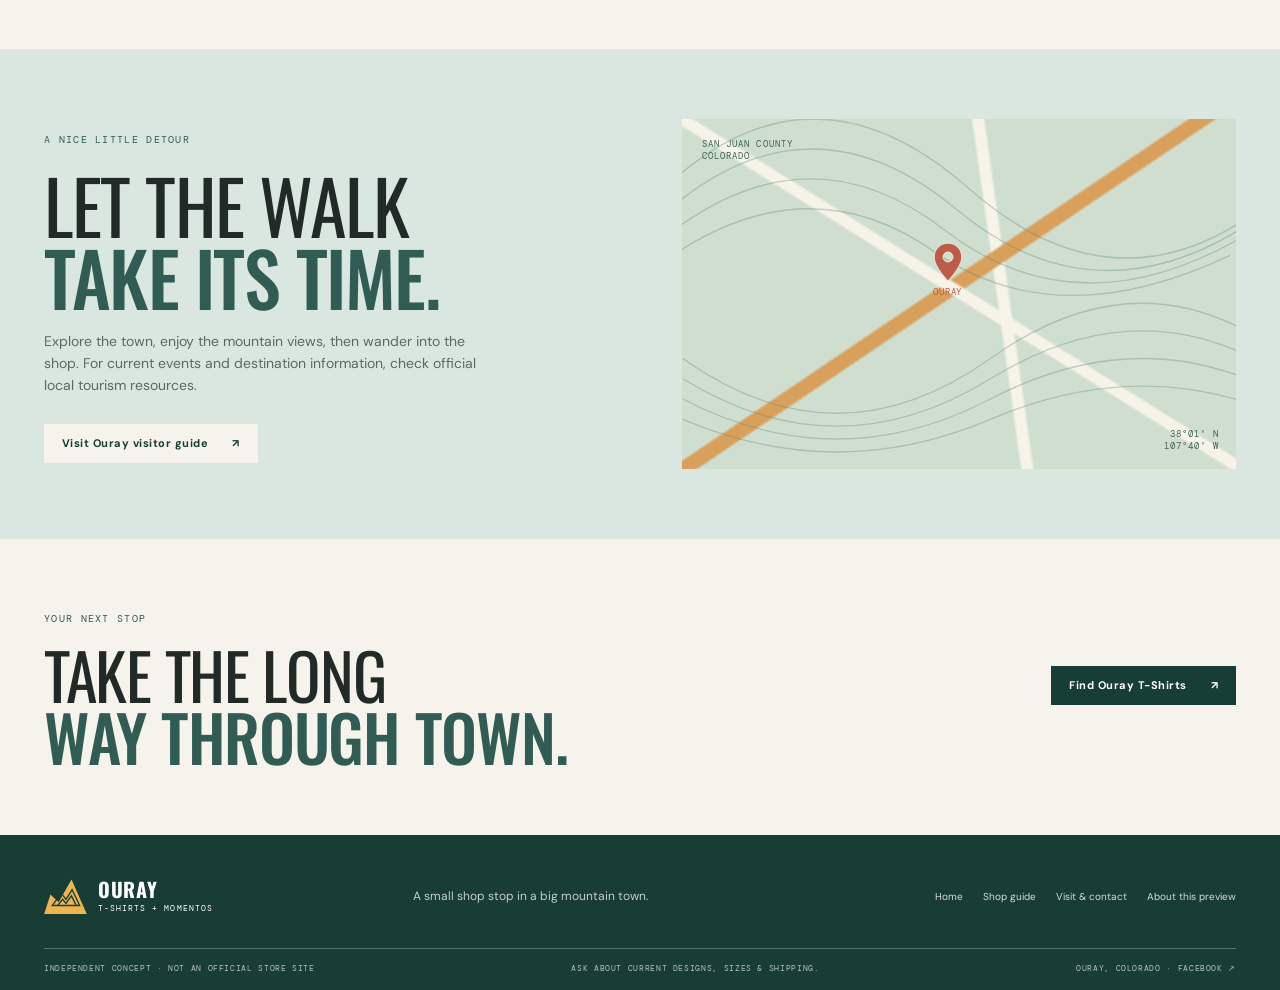
<file: story.html>
<!doctype html>
<html lang="en"><head><meta charset="utf-8"><meta name="viewport" content="width=device-width, initial-scale=1"><meta name="theme-color" content="#f5f3eb"><meta name="description" content="A short visitor's guide to Ouray and its mountain setting."><title>Ouray Guide — Ouray T-Shirts &amp; Momentos</title><meta name="robots" content="noindex,follow"><link rel="canonical" href="https://oluisvi.github.io/ouray-tshirts-and-momentos-concept/story.html"><meta property="og:title" content="Ouray T-Shirts and Momentos"><meta property="og:description" content="A visitor-focused concept for exploring the shop and finding its Main Street stop."><meta property="og:type" content="website"><meta property="og:image" content="https://oluisvi.github.io/ouray-tshirts-and-momentos-concept/assets/ouray-facebook-selection.jpg"><meta name="twitter:card" content="summary_large_image"><link rel="preconnect" href="https://fonts.googleapis.com"><link rel="preconnect" href="https://fonts.gstatic.com" crossorigin><link href="https://fonts.googleapis.com/css2?family=DM+Mono:wght@400;500&family=DM+Sans:wght@400;500;600;700&family=Oswald:wght@500;600;700&display=swap" rel="stylesheet"><link rel="stylesheet" href="styles.css?v=maps-20261109"><script src="app.js" defer></script></head>
<body><a class="skip-link" href="#main">Skip to content</a><div class="topline"><span>HIGH ALPINE FINDS · OURAY, COLORADO</span><a href="visit.html">610 MAIN STREET <span aria-hidden="true">↗</span></a></div><header class="site-header"><a class="brand" href="index.html" aria-label="Ouray T-Shirts and Momentos home"><span class="brand-mark" aria-hidden="true"><svg viewBox="0 0 44 34"><path d="M2 30 15 12l7 9L31 7l11 23H2Z"/><path d="m10 30 7-9 5 6 8-11 7 14"/></svg></span><span class="brand-type">OURAY<small>T-SHIRTS + MOMENTOS</small></span></a><button class="menu-toggle" aria-expanded="false" aria-controls="site-nav" aria-label="Open navigation"><svg viewBox="0 0 24 24" aria-hidden="true"><path d="M4 7h16M4 12h16M4 17h16"/></svg></button><nav class="site-nav" id="site-nav" aria-label="Main navigation"><a href="index.html">Home</a><a href="find.html">What to find</a><a class="active" href="story.html">Ouray guide</a><a href="visit.html">Find the shop</a><a class="nav-social" href="https://www.facebook.com/OurayTshirts/" target="_blank" rel="noreferrer">Say hello <span aria-hidden="true">↗</span></a></nav></header>
<main id="main"><section class="subhero subhero-short wrap"><div class="subhero-meta"><span>02 / A PLACE TO REMEMBER</span><span>OURAY · SAN JUAN MOUNTAINS</span></div><p class="eyebrow">A SMALL TOWN WITH A BIG BACKDROP</p><h1>Stay for the<br><em>mountain air.</em></h1><p class="subhero-lede">Ouray sits in a high alpine valley in Colorado's San Juan Mountains. The Main Street shop makes a natural browse while you explore town.</p><figure class="scenic-art"><svg viewBox="0 0 1440 490" role="img" aria-labelledby="mountain-title mountain-desc"><title id="mountain-title">Illustrated San Juan mountain scene</title><meta name="robots" content="noindex,follow"><link rel="canonical" href="https://oluisvi.github.io/ouray-tshirts-and-momentos-concept/story.html"><meta property="og:title" content="Ouray T-Shirts and Momentos"><meta property="og:description" content="A visitor-focused concept for exploring the shop and finding its Main Street stop."><meta property="og:type" content="website"><meta property="og:image" content="https://oluisvi.github.io/ouray-tshirts-and-momentos-concept/assets/ouray-facebook-selection.jpg"><meta name="twitter:card" content="summary_large_image"><desc id="mountain-desc">A layered travel-poster illustration of high peaks above an alpine town.</desc><rect width="1440" height="490" fill="#d6e8e4"/><circle cx="1120" cy="105" r="56" fill="#edb450"/><path d="M0 350 190 145l116 143L520 75l238 282 165-213 256 227 112-112 149 170v61H0Z" fill="#426c67"/><path d="m448 145 72-70 73 86-53-25-28 25-23-21-27 20Zm411 72 64-73 74 91-60-28-22 21-28-22-25 17Zm404 67 49-56 54 63-45-16-21 15-17-15-20 12Z" fill="#f5f3eb"/><path d="M0 347q215-60 410 26t397-12q239-75 633 19v110H0Z" fill="#8ba985"/><path d="M0 411q200-40 392 22t430-18q273-68 618 23v52H0Z" fill="#d4a45d"/><path d="M0 456h1440v34H0Z" fill="#315c54"/><g fill="#f5f3eb"><path d="m180 425 18-65 19 65Zm44 0 17-51 18 51Zm82 0 22-76 21 76Zm110 0 19-62 20 62Zm611 0 22-77 21 77Zm72 0 18-54 18 54Zm90 0 22-80 22 80Z"/></g><path d="M0 440h1440" stroke="#3f6255" stroke-width="3" opacity=".4"/></svg><figcaption>A HAND-DRAWN COLORADO POSTCARD · LANDSCAPE ILLUSTRATION</figcaption></figure></section>
<section class="place-story wrap"><div class="place-number">A PLACE<br>TO TAKE<br>WITH YOU</div><div class="place-copy"><span class="eyebrow">THE SAN JUAN MOUNTAINS</span><h2>One town.<br><em>A hundred little views.</em></h2><p>Ouray is known for its steep mountain setting, scenic walks and old-town Main Street. Visitors can take their time, enjoy the landscape and stop into local shops along the way.</p><p>This concept keeps the destination story simple: a welcoming shop visit and a small keepsake, without inventing the store's history or claiming a particular collection is on the shelf.</p><a class="arrow-link" href="visit.html">Make a Main Street stop <span aria-hidden="true">↗</span></a></div></section>
<section class="walk-section"><div class="wrap walk-inner"><div class="walk-copy"><span class="eyebrow">A NICE LITTLE DETOUR</span><h2>Let the walk<br><em>take its time.</em></h2><p>Explore the town, enjoy the mountain views, then wander into the shop. For current events and destination information, check official local tourism resources.</p><a class="button button-light" href="https://www.visitouray.com/" target="_blank" rel="noreferrer">Visit Ouray visitor guide <span aria-hidden="true">↗</span></a></div><div class="map-card"><div class="map-contours" aria-hidden="true"><svg viewBox="0 0 600 380"><path d="M-20 75q160-150 330 0t340 4M-15 98q155-131 312 0t335 4M-10 121q150-112 295 0t328 4M-5 144q145-93 278 0t321 4M0 260q167 119 334 0t320-2M0 282q167 103 334 0t320-2M0 304q167 87 334 0t320-2M0 326q167 71 334 0t320-2"/></svg></div><span class="map-tag">SAN JUAN COUNTY<br>COLORADO</span><div class="map-pin"><svg viewBox="0 0 24 32" aria-hidden="true"><path d="M12 1C5.9 1 1 5.9 1 12c0 8 11 19 11 19s11-11 11-19C23 5.9 18.1 1 12 1Zm0 15a4 4 0 1 1 0-8 4 4 0 0 1 0 8Z"/></svg><span>OURAY</span></div><span class="map-scale">38°01′ N<br>107°40′ W</span></div></div></section>
<section class="place-cta wrap"><div><span class="eyebrow">YOUR NEXT STOP</span><h2>Take the long<br><em>way through town.</em></h2></div><a class="button button-dark" href="visit.html">Find Ouray T-Shirts <span aria-hidden="true">↗</span></a></section></main>
<footer class="site-footer"><div class="wrap footer-main"><a class="brand footer-brand" href="index.html"><span class="brand-mark" aria-hidden="true"><svg viewBox="0 0 44 34"><path d="M2 30 15 12l7 9L31 7l11 23H2Z"/><path d="m10 30 7-9 5 6 8-11 7 14"/></svg></span><span class="brand-type">OURAY<small>T-SHIRTS + MOMENTOS</small></span></a><p>A small shop stop in a big mountain town.</p><div class="footer-links"><a href="index.html">Home</a><a href="find.html">Shop guide</a><a href="visit.html">Visit &amp; contact</a><a href="credits.html">About this preview</a></div></div><div class="wrap footer-legal"><span>INDEPENDENT CONCEPT · NOT AN OFFICIAL STORE SITE</span><span>ASK ABOUT CURRENT DESIGNS, SIZES &amp; SHIPPING.</span><span>OURAY, COLORADO · <a href="https://www.facebook.com/OurayTshirts/" target="_blank" rel="noreferrer">FACEBOOK ↗</a></span></div></footer></body></html>
</file>
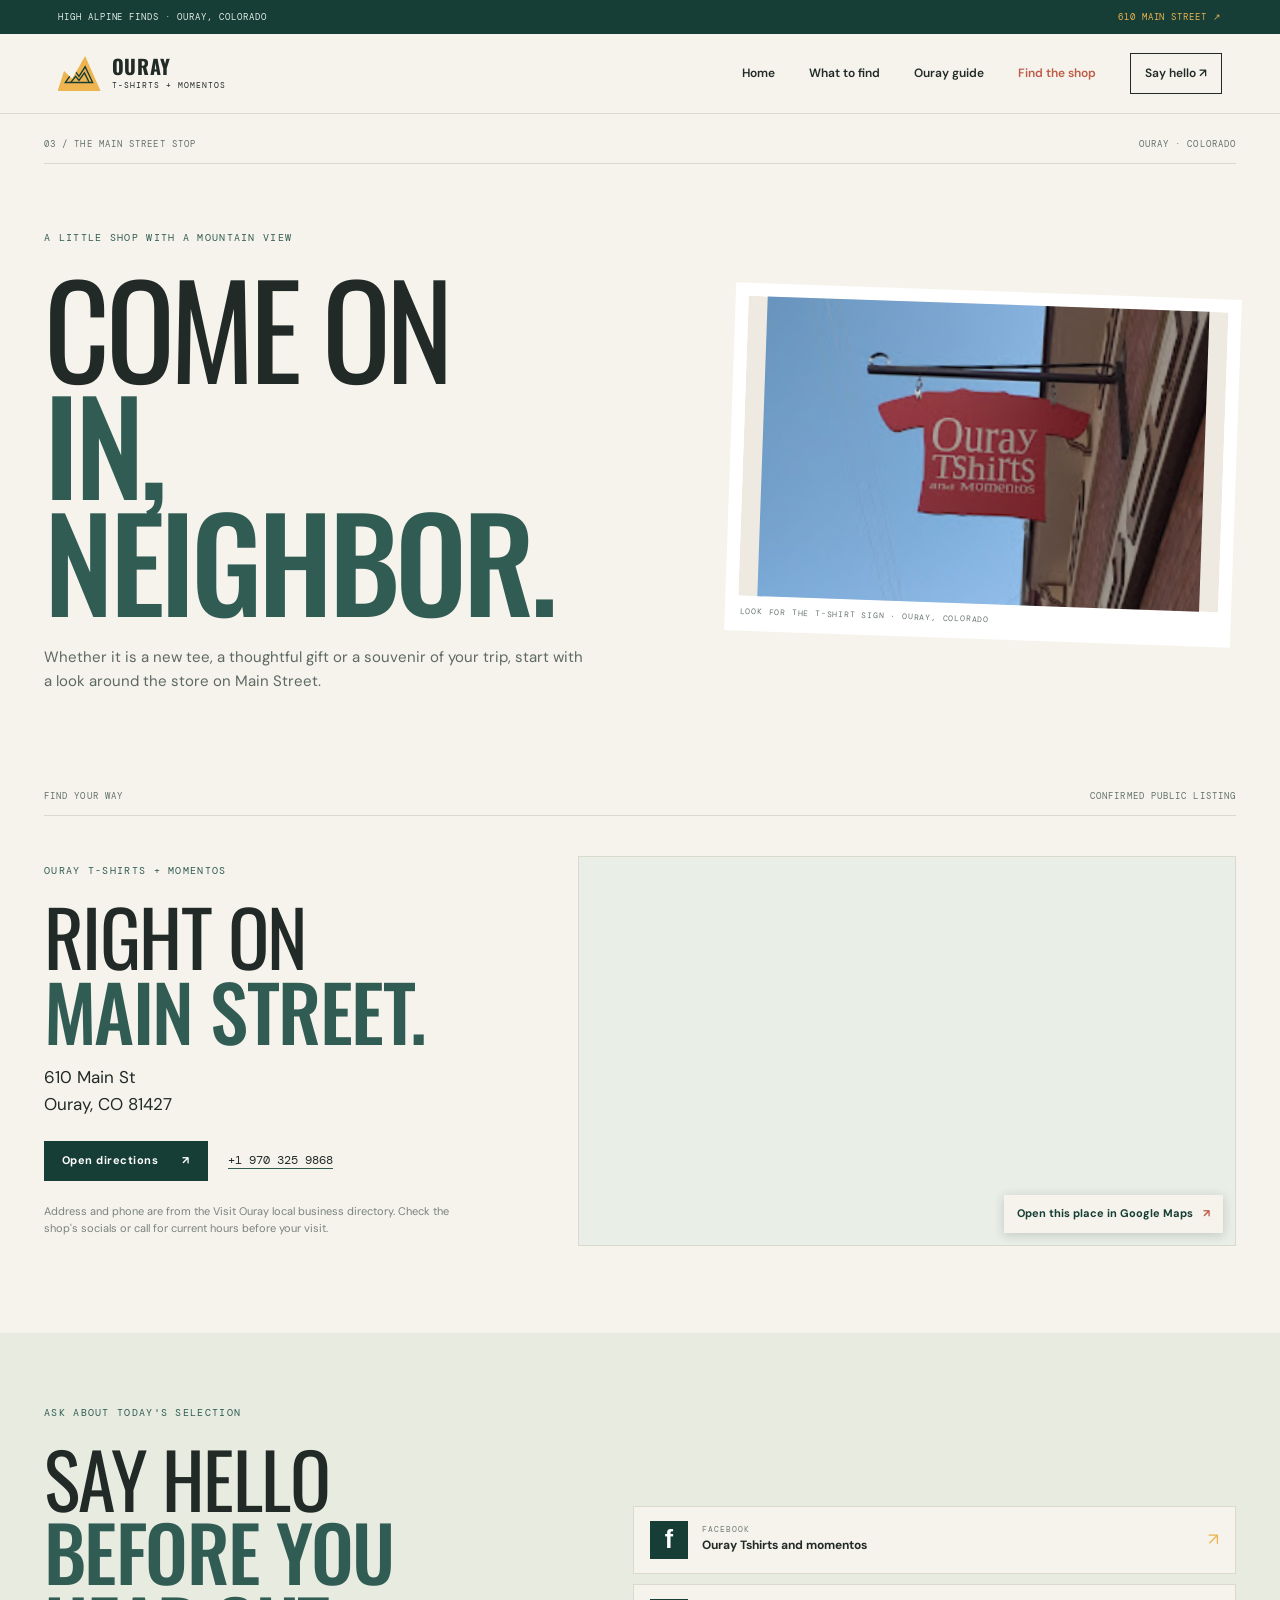
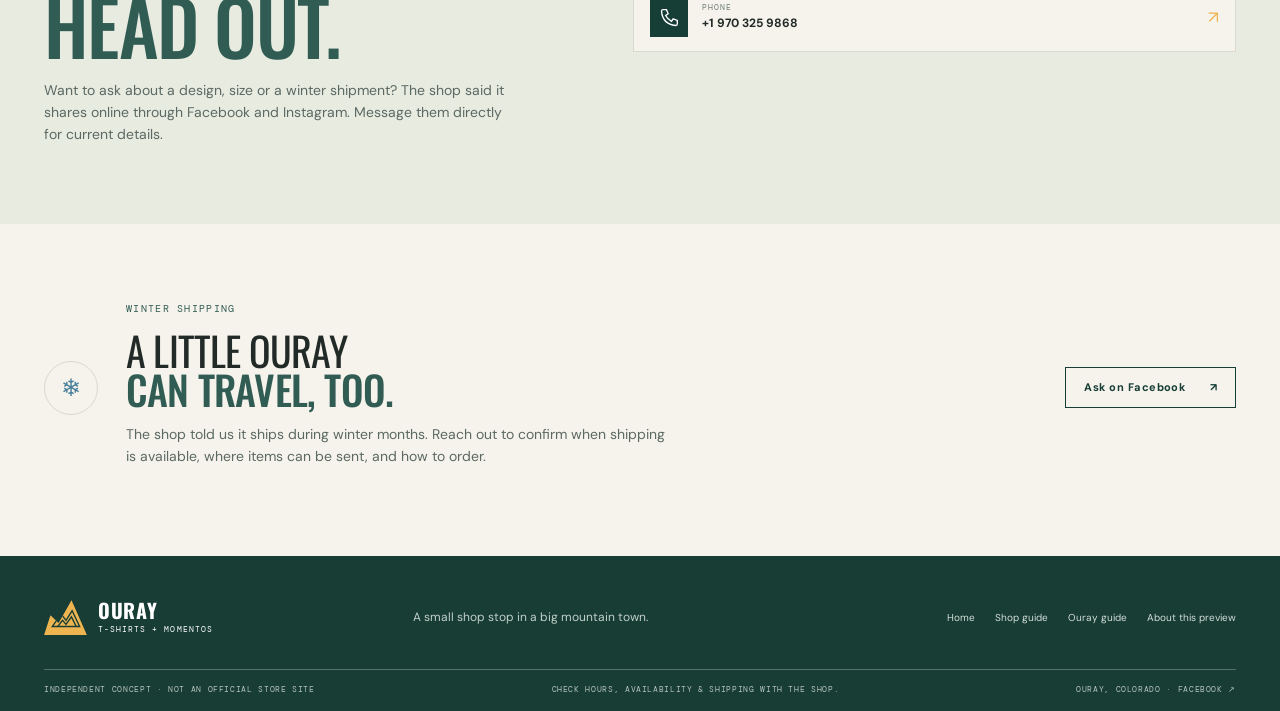
<file: visit.html>
<!doctype html>
<html lang="en"><head><meta charset="utf-8"><meta name="viewport" content="width=device-width, initial-scale=1"><meta name="theme-color" content="#f5f3eb"><meta name="description" content="Visit Ouray T-Shirts and Momentos on Main Street in Ouray, Colorado."><title>Find the Shop — Ouray T-Shirts &amp; Momentos</title><meta name="robots" content="noindex,follow"><link rel="canonical" href="https://oluisvi.github.io/ouray-tshirts-and-momentos-concept/visit.html"><meta property="og:title" content="Ouray T-Shirts and Momentos"><meta property="og:description" content="A visitor-focused concept for exploring the shop and finding its Main Street stop."><meta property="og:type" content="website"><meta property="og:image" content="https://oluisvi.github.io/ouray-tshirts-and-momentos-concept/assets/ouray-facebook-selection.jpg"><meta name="twitter:card" content="summary_large_image"><link rel="preconnect" href="https://fonts.googleapis.com"><link rel="preconnect" href="https://fonts.gstatic.com" crossorigin><link href="https://fonts.googleapis.com/css2?family=DM+Mono:wght@400;500&family=DM+Sans:wght@400;500;600;700&family=Oswald:wght@500;600;700&display=swap" rel="stylesheet"><link rel="stylesheet" href="styles.css?v=maps-20261109"><script src="app.js" defer></script></head>
<body><a class="skip-link" href="#main">Skip to content</a><div class="topline"><span>HIGH ALPINE FINDS · OURAY, COLORADO</span><a href="#directions">610 MAIN STREET <span aria-hidden="true">↗</span></a></div><header class="site-header"><a class="brand" href="index.html" aria-label="Ouray T-Shirts and Momentos home"><span class="brand-mark" aria-hidden="true"><svg viewBox="0 0 44 34"><path d="M2 30 15 12l7 9L31 7l11 23H2Z"/><path d="m10 30 7-9 5 6 8-11 7 14"/></svg></span><span class="brand-type">OURAY<small>T-SHIRTS + MOMENTOS</small></span></a><button class="menu-toggle" aria-expanded="false" aria-controls="site-nav" aria-label="Open navigation"><svg viewBox="0 0 24 24" aria-hidden="true"><path d="M4 7h16M4 12h16M4 17h16"/></svg></button><nav class="site-nav" id="site-nav" aria-label="Main navigation"><a href="index.html">Home</a><a href="find.html">What to find</a><a href="story.html">Ouray guide</a><a class="active" href="visit.html">Find the shop</a><a class="nav-social" href="https://www.facebook.com/OurayTshirts/" target="_blank" rel="noreferrer">Say hello <span aria-hidden="true">↗</span></a></nav></header>
<main id="main"><section class="subhero visit-hero wrap"><div class="subhero-meta"><span>03 / THE MAIN STREET STOP</span><span>OURAY · COLORADO</span></div><p class="eyebrow">A LITTLE SHOP WITH A MOUNTAIN VIEW</p><h1>Come on<br><em>in, neighbor.</em></h1><p class="subhero-lede">Whether it is a new tee, a thoughtful gift or a souvenir of your trip, start with a look around the store on Main Street.</p><figure class="visit-sign"><img src="assets/ouray-window.png" alt="Ouray T-Shirts and Momentos shop sign"><figcaption>LOOK FOR THE T-SHIRT SIGN · OURAY, COLORADO</figcaption></figure></section>
<section class="visit-details-section wrap" id="directions"><div class="section-kicker"><span>FIND YOUR WAY</span><span>CONFIRMED PUBLIC LISTING</span></div><div class="visit-details-grid"><div class="visit-address"><span class="eyebrow">OURAY T-SHIRTS + MOMENTOS</span><h2>Right on<br><em>Main Street.</em></h2><address>610 Main St<br>Ouray, CO 81427</address><div class="visit-actions"><a class="button button-dark" href="https://www.google.com/maps/search/?api=1&query=Ouray+T-Shirts+and+Momentos%2C+610+Main+St%2C+Ouray%2C+CO+81427" target="_blank" rel="noreferrer">Open directions <span aria-hidden="true">↗</span></a><a class="phone-link" href="tel:+19703259868">+1 970 325 9868</a></div><p class="quiet">Address and phone are from the Visit Ouray local business directory. Check the shop's socials or call for current hours before your visit.</p></div><div class="visit-map"><iframe title="Google Maps preview for Ouray T-Shirts and Momentos, 610 Main Street" src="https://www.google.com/maps?q=Ouray%20T-Shirts%20and%20Momentos%2C%20610%20Main%20St%2C%20Ouray%2C%20CO%2081427&output=embed" loading="lazy" referrerpolicy="strict-origin-when-cross-origin" allowfullscreen></iframe><a class="map-open-link" href="https://www.google.com/maps/search/?api=1&query=Ouray+T-Shirts+and+Momentos%2C+610+Main+St%2C+Ouray%2C+CO+81427" target="_blank" rel="noreferrer">Open this place in Google Maps <span aria-hidden="true">↗</span></a></div></div></section>
<section class="contact-panel" id="contact"><div class="wrap contact-grid"><div><span class="eyebrow">ASK ABOUT TODAY'S SELECTION</span><h2>Say hello<br><em>before you head out.</em></h2><p>Want to ask about a design, size or a winter shipment? The shop said it shares online through Facebook and Instagram. Message them directly for current details.</p></div><div class="contact-buttons"><a href="https://www.facebook.com/OurayTshirts/" target="_blank" rel="noreferrer" class="social-card"><span class="social-icon" aria-hidden="true">f</span><span><small>FACEBOOK</small><strong>Ouray Tshirts and momentos</strong></span><span class="card-arrow" aria-hidden="true">↗</span></a><a href="tel:+19703259868" class="social-card"><span class="social-icon phone-icon" aria-hidden="true"><svg viewBox="0 0 24 24"><path d="M5 2h4l2 5-3 2a15 15 0 0 0 7 7l2-3 5 2v4c0 1-1 2-2 2C10 20 4 14 3 4c0-1 1-2 2-2Z"/></svg></span><span><small>PHONE</small><strong>+1 970 325 9868</strong></span><span class="card-arrow" aria-hidden="true">↗</span></a></div></div></section>
<section class="shipping-section wrap"><span class="shipping-icon" aria-hidden="true">❄</span><div><span class="eyebrow">WINTER SHIPPING</span><h2>A little Ouray<br><em>can travel, too.</em></h2><p>The shop told us it ships during winter months. Reach out to confirm when shipping is available, where items can be sent, and how to order.</p></div><a class="button button-outline" href="https://www.facebook.com/OurayTshirts/" target="_blank" rel="noreferrer">Ask on Facebook <span aria-hidden="true">↗</span></a></section></main>
<footer class="site-footer"><div class="wrap footer-main"><a class="brand footer-brand" href="index.html"><span class="brand-mark" aria-hidden="true"><svg viewBox="0 0 44 34"><path d="M2 30 15 12l7 9L31 7l11 23H2Z"/><path d="m10 30 7-9 5 6 8-11 7 14"/></svg></span><span class="brand-type">OURAY<small>T-SHIRTS + MOMENTOS</small></span></a><p>A small shop stop in a big mountain town.</p><div class="footer-links"><a href="index.html">Home</a><a href="find.html">Shop guide</a><a href="story.html">Ouray guide</a><a href="credits.html">About this preview</a></div></div><div class="wrap footer-legal"><span>INDEPENDENT CONCEPT · NOT AN OFFICIAL STORE SITE</span><span>CHECK HOURS, AVAILABILITY &amp; SHIPPING WITH THE SHOP.</span><span>OURAY, COLORADO · <a href="https://www.facebook.com/OurayTshirts/" target="_blank" rel="noreferrer">FACEBOOK ↗</a></span></div></footer></body></html>
</file>
<file: styles.css>
:root{--paper:#f5f3eb;--white:#fffefa;--ink:#222a28;--muted:#65736d;--forest:#315c54;--pine:#163d36;--mint:#d6e8e4;--gold:#edb450;--red:#bd5c48;--line:#d9d9ce;--mono:'DM Mono',monospace;--sans:'DM Sans',Arial,sans-serif;--display:'Oswald',Impact,sans-serif}*{box-sizing:border-box}html{scroll-behavior:smooth}body{margin:0;background:var(--paper);color:var(--ink);font:16px/1.58 var(--sans);-webkit-font-smoothing:antialiased;overflow-x:clip}a:focus-visible,button:focus-visible{outline:3px solid var(--red);outline-offset:3px}a{color:inherit;text-decoration:none}img{display:block;max-width:100%;width:100%;object-fit:cover}figure{margin:0}.wrap{width:min(1320px,calc(100% - 88px));margin-inline:auto}.skip-link{position:absolute;left:16px;top:-60px;z-index:100;background:var(--ink);color:white;padding:12px 18px}.skip-link:focus{top:16px}.topline{height:34px;padding:0 4.5%;display:flex;align-items:center;justify-content:space-between;background:var(--pine);color:#e1ede6;font:9px/1 var(--mono);letter-spacing:.11em}.topline a{color:var(--gold)}.site-header{height:80px;padding:0 4.5%;display:flex;align-items:center;justify-content:space-between;border-bottom:1px solid var(--line);position:relative;z-index:5;background:var(--paper)}.brand{display:inline-flex;align-items:center;gap:11px}.brand-mark{width:43px;height:35px;display:grid;place-items:center;background:var(--gold);clip-path:polygon(0 100%,15% 43%,34% 65%,64% 0,100% 100%)}.brand-mark svg{width:30px;fill:none;stroke:var(--pine);stroke-width:2}.brand-type{font:700 20px/.86 var(--display);letter-spacing:.035em}.brand-type small{display:block;margin-top:6px;font:8px/1 var(--mono);letter-spacing:.13em}.site-nav{display:flex;align-items:center;gap:34px;font-size:12px;font-weight:600}.site-nav a{transition:color .2s ease}.site-nav a:hover,.site-nav a.active{color:var(--red)}.site-nav .nav-social{padding:10px 14px;border:1px solid var(--ink)}.menu-toggle{display:none;width:44px;height:44px;background:none;border:1px solid var(--line);color:var(--ink);padding:10px}.menu-toggle svg{fill:none;stroke:currentColor;stroke-width:1.7;width:100%}.hero{padding-top:45px;display:grid;grid-template-columns:.91fr 1.09fr;column-gap:5%;position:relative}.hero-copy{align-self:center;position:relative;padding:25px 0 62px}.eyebrow{font:10px/1.3 var(--mono);letter-spacing:.13em;color:var(--forest);text-transform:uppercase}.eyebrow-dot{width:8px;height:8px;display:inline-block;border-radius:50%;background:var(--red);margin-right:7px}.hero h1,.subhero h1{font:clamp(70px,8vw,120px)/.91 var(--display);text-transform:uppercase;letter-spacing:-.035em;margin:23px 0 26px}.hero h1 em,.subhero h1 em,.intro-grid h2 em,.category-heading h2 em,.window-copy h2 em,.visit-band h2 em,.winter-note h2 em,.find-copy h2 em,.place-copy h2 em,.walk-copy h2 em,.place-cta h2 em,.visit-address h2 em,.contact-grid h2 em,.shipping-section h2 em{font-style:normal;color:var(--forest);font-weight:500}.hero-intro{max-width:460px;color:#56615d;font-size:16px}.hero-actions{display:flex;align-items:center;gap:23px;margin-top:26px}.button{display:inline-flex;align-items:center;gap:24px;padding:13px 18px;font-size:11px;line-height:1.2;font-weight:700;letter-spacing:.045em;transition:transform .2s ease,background .2s ease}.button:hover{transform:translateY(-2px)}.button-dark{background:var(--pine);color:white}.button-dark:hover{background:var(--forest)}.button-light{background:var(--paper);color:var(--pine)}.button-outline{border:1px solid var(--pine);color:var(--pine)}.button-outline:hover{background:var(--mint)}.text-link,.arrow-link{font-size:12px;font-weight:700;border-bottom:1px solid var(--forest);padding-bottom:5px}.text-link span,.arrow-link span{margin-left:10px;color:var(--red)}.hero-stamp{position:absolute;right:-24px;bottom:5px;border:1px solid var(--line);padding:10px 12px 9px;display:grid;grid-template-columns:auto 43px;align-items:center;font:9px/1.45 var(--mono);letter-spacing:.1em;transform:rotate(-5deg);background:var(--paper);z-index:2}.hero-stamp svg{grid-row:span 2;width:40px;fill:var(--forest);stroke:var(--paper);stroke-width:1.4}.hero-image{align-self:center;position:relative;min-height:475px;height:clamp(390px,42vw,540px);overflow:hidden;background:var(--mint)}.hero-image>img{height:100%;object-position:center 44%;filter:saturate(.93)}.hero-image:after{content:"";position:absolute;inset:0;border:12px solid rgba(245,243,235,.13);pointer-events:none}.hero-image figcaption{position:absolute;bottom:0;left:0;right:0;padding:12px 16px;display:flex;justify-content:space-between;color:white;background:linear-gradient(transparent,rgba(20,37,32,.75));font:9px var(--mono);letter-spacing:.12em}.image-scribble{position:absolute;right:19px;top:20px;display:grid;place-content:center;width:83px;height:83px;border-radius:50%;background:var(--gold);color:var(--pine);font:700 13px/.98 var(--display);text-align:center;transform:rotate(9deg)}.hero-bottomline{grid-column:1/-1;display:flex;justify-content:space-between;padding:23px 0 13px;color:#64736d;font:9px var(--mono);letter-spacing:.1em}.hero-bottomline i{display:inline-block;background:var(--red);width:6px;height:6px;border-radius:50%;margin-left:9px}.ticker{margin-top:0;padding:15px 0;overflow:hidden;background:var(--gold);color:var(--pine)}.ticker-track{display:flex;width:max-content;align-items:center;gap:38px;animation:marquee 34s linear infinite;font:600 13px var(--display);letter-spacing:.12em}.ticker:hover .ticker-track{animation-play-state:paused}.ticker:hover .ticker-track{animation-play-state:paused}.ticker-track b{color:var(--red);font:16px var(--sans)}@keyframes marquee{to{transform:translateX(-50%)}}.section{padding-top:83px;padding-bottom:94px}.section-kicker,.subhero-meta{display:flex;justify-content:space-between;padding-bottom:13px;border-bottom:1px solid var(--line);font:9px var(--mono);letter-spacing:.12em;color:#63716b}.intro-grid{display:grid;grid-template-columns:1.1fr .9fr;gap:9%;padding-top:34px}.intro-grid h2,.category-heading h2,.window-copy h2,.visit-band h2,.winter-note h2,.place-copy h2,.walk-copy h2,.place-cta h2,.visit-address h2,.contact-grid h2,.shipping-section h2{font:clamp(44px,5.8vw,78px)/.97 var(--display);text-transform:uppercase;letter-spacing:-.02em;margin:0}.intro-grid>div{padding-top:6px;max-width:470px}.intro-grid p,.window-copy p,.category-heading>p,.visit-summary p,.winter-note p,.place-copy p,.walk-copy p,.visit-address p,.contact-grid p,.shipping-section p{color:#5c6963;font-size:14px}.quiet{font-size:11px!important;color:#7a837d!important}.intro-grid .arrow-link{display:inline-block;margin-top:17px}.category-section{background:var(--pine);color:var(--paper);padding:55px 0 76px}.light{color:#c5d4cd;border-color:#54766d}.category-heading{display:flex;justify-content:space-between;align-items:end;padding:33px 0 32px}.category-heading h2{font-size:clamp(52px,6.3vw,83px)}.category-heading h2 em{color:var(--gold)}.category-heading>p{color:#c7d5ce;max-width:310px;margin:0 1% 8px 20px}.category-grid{display:grid;grid-template-columns:repeat(3,minmax(0,1fr));gap:16px}.category-card{display:flex;flex-direction:column;min-width:0;border:1px solid #58786f;background:#22483f;transition:transform .25s ease,border-color .25s ease}.category-card:hover{transform:translateY(-5px);border-color:var(--gold)}.category-number{padding:13px 15px;border-bottom:1px solid #54766d;color:#d1ded7;font:9px var(--mono);letter-spacing:.12em}.category-illustration{height:250px;position:relative;display:grid;place-items:center;overflow:hidden}.shirt-art{background:#dfb258}.shirt-art svg{height:90%;width:auto;fill:#315c54;stroke:#f5f3eb;stroke-width:2}.shirt-art span{position:absolute;top:42%;left:0;right:0;text-align:center;font:700 19px/.98 var(--display);letter-spacing:.04em;color:var(--paper);transform:rotate(-4deg)}.mountain-art{background:#bcd4cd}.mountain-art svg{position:absolute;inset:auto 0 0;width:100%;fill:#3c7466}.mountain-art .snowline{fill:var(--paper)}.mountain-art .ridge{fill:none;stroke:#d59e54;stroke-width:7}.mountain-label{position:absolute;top:20px;left:20px;font:9px var(--mono);letter-spacing:.13em;color:var(--pine)}.postcard-art{background:#cf6f56}.postcard{position:relative;width:72%;height:78%;background:#f6ead3;box-shadow:8px 9px 0 rgba(30,45,38,.2);transform:rotate(5deg);overflow:hidden}.postcard svg{position:absolute;bottom:0;left:0;width:100%;fill:#3e7668;stroke:#f6ead3;stroke-width:1}.postcard-sun{position:absolute;top:19px;right:19px;width:40px;height:40px;border-radius:50%;background:var(--gold)}.postcard b{position:absolute;top:18px;left:18px;font:700 15px/.96 var(--display);letter-spacing:.04em;color:var(--pine)}.category-card-copy{position:relative;min-height:131px;padding:19px 17px 17px;border-top:1px solid #54766d}.category-card-copy>span:first-child{font:8px var(--mono);letter-spacing:.1em;color:#b9d0c5}.category-card-copy h3{font:500 26px/.98 var(--display);text-transform:uppercase;max-width:220px;margin:10px 0}.card-arrow{position:absolute;right:17px;bottom:17px;color:var(--gold);font-size:17px}.inventory-note{margin:22px 0 0;color:#bdcec6;font-size:10px}.inventory-note span{color:var(--gold);margin-right:6px}.window-section{padding-top:90px;padding-bottom:93px;display:grid;grid-template-columns:.85fr 1.15fr;gap:7%;align-items:center}.window-copy h2{margin:20px 0}.window-copy p{max-width:400px}.window-copy .button{margin-top:15px}.window-image{background:var(--white);padding:12px;box-shadow:0 10px 30px #263b3010}.window-image img{height:320px;object-fit:contain;background:#f1efe8}.window-image figcaption,.subhero-photo figcaption,.visit-sign figcaption,.scenic-art figcaption{padding:10px 2px 2px;font:8px var(--mono);letter-spacing:.1em;color:#67746e}.visit-band{position:relative;overflow:hidden;background:var(--forest);color:var(--paper)}.visit-band-inner{position:relative;display:flex;justify-content:space-between;align-items:center;min-height:340px;padding-top:45px;padding-bottom:45px}.visit-band h2{font-size:clamp(56px,7vw,90px);margin-top:16px}.visit-band h2 em{color:var(--gold)}.visit-band .eyebrow{color:#d1e0d8}.visit-summary{align-self:center;position:relative;z-index:1;margin-right:11%;padding:25px 28px;border:1px solid #b6c9bf;color:white}.visit-summary p{font-size:16px;color:white;line-height:1.5}.visit-motif{position:absolute;width:41%;right:-5%;bottom:-12px;opacity:.18}.visit-motif svg{width:100%;fill:#c7d9ce;stroke:#c7d9ce;stroke-width:2}.winter-note,.shipping-section{display:flex;align-items:center;gap:28px;padding-top:75px;padding-bottom:75px}.winter-icon,.shipping-icon{width:54px;height:54px;flex:0 0 54px;border:1px solid var(--line);border-radius:50%;display:grid;place-items:center;color:#477f9a;font-size:24px}.winter-note h2,.shipping-section h2{font-size:40px;margin:12px 0}.winter-note p,.shipping-section p{max-width:540px}.winter-note .arrow-link{margin-left:auto;white-space:nowrap}.site-footer{background:#183d35;color:var(--paper);padding:40px 0 17px}.footer-main{display:grid;grid-template-columns:1fr 1fr 1.3fr;align-items:center;gap:20px;padding-bottom:30px}.footer-brand .brand-mark{background:var(--gold)}.footer-brand .brand-type{color:white}.footer-main>p{font-size:12px;color:#c1d1c9}.footer-links{display:flex;flex-wrap:wrap;justify-content:end;gap:10px 20px;font-size:10px;color:#d3ded8}.footer-links a:hover,.footer-legal a:hover{color:var(--gold)}.footer-legal{border-top:1px solid #53736a;padding-top:14px;display:flex;justify-content:space-between;gap:12px;color:#b3c3bb;font:8px var(--mono);letter-spacing:.08em}.subhero{padding-top:24px;padding-bottom:10px}.subhero-meta{margin-bottom:57px}.subhero h1{font-size:clamp(74px,10vw,138px);margin:18px 0 19px}.subhero-lede{max-width:550px;color:#5e6964;font-size:15px}.subhero-photo{margin:39px 0 20px;position:relative}.subhero-photo img{height:clamp(280px,42vw,510px);object-position:center 43%}.subhero-short .subhero-meta{margin-bottom:50px}.scenic-art{margin-top:40px}.scenic-art svg{display:block;width:100%;height:auto}.place-story{display:grid;grid-template-columns:.62fr 1.38fr;gap:10%;padding-top:73px;padding-bottom:88px;border-top:1px solid var(--line)}.place-number{font:700 clamp(32px,4vw,52px)/.9 var(--display);color:var(--red);letter-spacing:.04em}.place-copy{max-width:690px}.place-copy h2{font-size:clamp(45px,6vw,76px);margin:18px 0}.place-copy p{max-width:620px}.place-copy .arrow-link{display:inline-block;margin-top:16px}.walk-section{background:#d9e7e0;padding:70px 0}.walk-inner{display:grid;grid-template-columns:1fr 1fr;align-items:center;gap:7%}.walk-copy h2{margin:18px 0}.walk-copy p{max-width:440px}.walk-copy .button{margin-top:14px}.map-card,.visit-map{position:relative;min-height:350px;overflow:hidden;background-color:#cfdecf;background-image:linear-gradient(32deg,transparent 49%,#f6f3e9 49.5%,#f6f3e9 51%,transparent 51.5%),linear-gradient(146deg,transparent 47%,#d9a05c 47.5%,#d9a05c 49.5%,transparent 50%),linear-gradient(82deg,transparent 56%,#f6f3e9 56.5%,#f6f3e9 58%,transparent 58.5%)}.map-contours{position:absolute;inset:0;opacity:.32}.map-contours svg{width:100%;height:100%;fill:none;stroke:#5d8271;stroke-width:1.5}.map-tag,.map-scale,.map-label{position:absolute;font:9px var(--mono);letter-spacing:.12em;color:#416356}.map-tag{top:19px;left:20px}.map-scale{bottom:17px;right:17px;text-align:right}.map-pin{position:absolute;left:48%;top:43%;transform:translate(-50%,-50%);display:flex;flex-direction:column;align-items:center;gap:4px;color:var(--red);font:9px var(--mono);letter-spacing:.08em}.map-pin svg{width:30px;height:40px;fill:var(--red);stroke:var(--paper);stroke-width:.6}.place-cta{display:flex;align-items:center;justify-content:space-between;padding-top:65px;padding-bottom:68px}.place-cta h2{font-size:clamp(40px,5vw,64px);margin-top:14px}.visit-hero{display:grid;grid-template-columns:1fr .84fr;column-gap:7%;align-items:center}.visit-hero .subhero-meta{grid-column:1/-1;width:100%;align-self:start}.visit-hero .eyebrow{align-self:end}.visit-hero h1{grid-column:1;grid-row:3;margin:14px 0}.visit-hero .subhero-lede{grid-column:1;grid-row:4}.visit-sign{grid-column:2;grid-row:2/5;align-self:center;background:white;padding:13px;transform:rotate(2deg)}.visit-sign img{height:300px;object-fit:contain;background:#eeeae2}.visit-details-section{padding-top:71px;padding-bottom:85px}.visit-details-grid{display:grid;grid-template-columns:.8fr 1.2fr;gap:8%;padding-top:40px}.visit-address h2{margin:17px 0;font-size:clamp(48px,6vw,77px)}.visit-address address{font-style:normal;font-size:17px;line-height:1.6;margin-bottom:23px}.visit-actions{display:flex;align-items:center;gap:20px;flex-wrap:wrap}.phone-link{font:12px var(--mono);border-bottom:1px solid var(--forest)}.visit-address .quiet{max-width:430px;margin-top:22px}.visit-map{min-height:410px;background-color:#d1dfd3}.road{position:absolute;padding:4px 7px;background:#f8f4e8;color:#50675b;font:8px var(--mono);letter-spacing:.08em}.road-main{top:49%;left:6%;right:5%;text-align:center;transform:rotate(-8deg)}.road-5th{left:31%;top:8%;bottom:5%;writing-mode:vertical-rl;transform:rotate(8deg)}.road-6th{right:26%;top:3%;bottom:0;writing-mode:vertical-rl;transform:rotate(-6deg)}.large-pin{top:47%;left:55%}.map-label{right:12px;top:14px;text-align:right}.contact-panel{background:#e7ebe0;padding:65px 0}.contact-grid{display:grid;grid-template-columns:.9fr 1.1fr;gap:8%;align-items:center}.contact-grid h2{margin:17px 0;font-size:clamp(48px,6vw,76px)}.contact-grid p{max-width:460px}.contact-buttons{display:grid;gap:10px}.social-card{display:flex;align-items:center;gap:14px;padding:14px 16px;background:var(--paper);border:1px solid var(--line);transition:border-color .2s ease,transform .2s ease}.social-card:hover{border-color:var(--forest);transform:translateX(3px)}.social-icon{width:38px;height:38px;display:grid;place-items:center;flex:0 0 38px;background:var(--pine);color:white;font:bold 25px Arial}.social-icon svg{width:20px;fill:none;stroke:white;stroke-width:1.6}.social-card>span:nth-child(2){display:grid;gap:2px}.social-card small{font:8px var(--mono);letter-spacing:.12em;color:#718077}.social-card strong{font-size:12px}.social-card .card-arrow{position:static;margin-left:auto}.shipping-section{padding-top:70px;padding-bottom:75px}.shipping-section .button{margin-left:auto;white-space:nowrap}.find-list{padding-bottom:45px}.find-row{display:grid;grid-template-columns:48px 200px 1fr 34px;gap:25px;align-items:center;padding:29px 0;border-top:1px solid var(--line);scroll-margin-top:25px}.find-index{align-self:start;color:var(--red);font:24px var(--display)}.find-art{height:145px;display:grid;place-items:center;overflow:hidden;background:#dfb258}.find-art svg{height:100%;max-width:100%;fill:var(--forest);stroke:var(--paper);stroke-width:1.5}.tee-mini svg text{font:700 16px var(--display);fill:var(--paper);stroke:none;letter-spacing:1px}.layer-mini{background:#bcd4cd}.layer-mini svg{width:100%;fill:#3e7668}.layer-mini svg path:nth-child(2){fill:none;stroke:#f5f3eb;stroke-width:2}.gift-mini{background:#cf6f56}.gift-mini svg{width:145px;fill:#eedfbf;stroke:var(--pine);stroke-width:2}.find-copy .eyebrow{font-size:8px}.find-copy h2{font:500 31px/.98 var(--display);text-transform:uppercase;margin:9px 0}.find-copy p{max-width:620px;margin:8px 0;color:#5e6964;font-size:12px}.availability-label{color:var(--forest);font:8px var(--mono);letter-spacing:.1em}.find-link{width:34px;height:34px;border:1px solid var(--line);display:grid;place-items:center;color:var(--forest)}.find-disclaimer{display:flex;align-items:center;gap:20px;padding:29px;background:#e5e8dd;margin-bottom:79px}.disclaimer-mark{width:42px;height:42px;flex:0 0 42px;border-radius:50%;display:grid;place-items:center;background:var(--gold);font:700 21px var(--display)}.find-disclaimer h2{font:600 22px var(--display);margin:7px 0}.find-disclaimer p{max-width:720px;font-size:11px;color:#59665f;margin:0}.find-disclaimer .button{margin-left:auto;white-space:nowrap}.credits-content{max-width:850px;padding:25px 0 90px}.credits-content h2{font:500 32px var(--display);text-transform:uppercase}.credits-content p,.credits-content li{font-size:14px;color:#5c6963}.credits-content a{text-decoration:underline}.credits-content figure{margin:22px 0}.credits-content img{max-height:320px;object-fit:contain;background:#eeeae2}
@media(min-width:1450px){.wrap{width:min(1320px,calc(100% - 120px))}.hero{padding-top:55px}.hero-image{height:540px}.hero-copy{padding-left:8px}}
@media(max-width:900px){.wrap{width:calc(100% - 48px)}.site-header{padding-inline:24px}.site-nav{gap:18px}.hero{grid-template-columns:.9fr 1.1fr;gap:4%}.hero-image{height:400px;min-height:0}.hero h1{font-size:clamp(68px,9vw,90px)}.category-illustration{height:205px}.category-card-copy h3{font-size:23px}.window-section{gap:5%}.window-image img{height:270px}.visit-summary{margin-right:4%}.find-row{grid-template-columns:38px 165px 1fr 34px;gap:16px}.find-art{height:130px}.footer-main{grid-template-columns:1fr 1fr}.footer-links{grid-column:1/-1;justify-content:start}.visit-hero{column-gap:4%}}
@media(max-width:650px){body{font-size:15px}.wrap{width:calc(100% - 36px)}.topline{height:29px;padding-inline:18px;font-size:7px;letter-spacing:.07em}.site-header{height:68px;padding-inline:18px}.brand-mark{width:37px;height:31px}.brand-type{font-size:18px}.brand-type small{font-size:7px}.menu-toggle{display:block;flex:0 0 44px}.site-nav{display:none;position:absolute;left:0;right:0;top:67px;padding:10px 18px 19px;background:var(--paper);border-bottom:1px solid var(--line);box-shadow:0 12px 20px #20372e12;align-items:stretch;gap:0}.site-nav.is-open{display:flex;flex-direction:column}.site-nav>a{padding:13px 5px;border-bottom:1px solid var(--line);font-size:13px}.site-nav .nav-social{border:0;border-bottom:1px solid var(--line)}.hero{padding-top:25px;display:flex;flex-direction:column;gap:21px}.hero-copy{padding:11px 0 27px;min-width:0;width:100%}.eyebrow{font-size:8px}.hero h1{font-size:clamp(50px,13vw,70px);margin:18px 0 19px}.hero-intro{max-width:430px;font-size:14px}.hero-actions{gap:17px;margin-top:19px}.button{padding:12px 13px;gap:15px;font-size:10px}.text-link{font-size:10px}.hero-stamp{right:10px;bottom:-41px;transform:rotate(5deg) scale(.88);transform-origin:right bottom}.hero-image{height:370px;width:100%;min-height:0;min-width:0}.hero-image>img{object-position:center}.image-scribble{width:68px;height:68px;font-size:11px}.hero-bottomline{padding:15px 0 12px;font-size:7px;letter-spacing:.05em}.hero-bottomline span:nth-child(2){display:none}.ticker{padding:12px 0}.ticker-track{font-size:11px;gap:23px}.section{padding-top:55px;padding-bottom:61px}.section-kicker,.subhero-meta{font-size:7px;letter-spacing:.08em}.intro-grid{grid-template-columns:1fr;gap:14px;padding-top:24px}.intro-grid h2,.category-heading h2,.window-copy h2,.winter-note h2,.place-copy h2,.walk-copy h2,.place-cta h2,.visit-address h2,.contact-grid h2,.shipping-section h2{font-size:clamp(42px,13vw,61px)}.intro-grid p{font-size:13px}.category-section{padding:38px 0 47px}.category-heading{display:block;padding:26px 0 24px}.category-heading>p{margin:14px 0 0;font-size:12px}.category-grid{grid-template-columns:1fr;gap:13px}.category-card{display:grid;grid-template-columns:44% 56%;grid-template-rows:auto 1fr;min-height:155px}.category-number{grid-column:1/-1;padding:9px 11px;font-size:8px}.category-illustration{grid-column:1;grid-row:2;height:100%;min-height:136px}.category-card-copy{grid-column:2;grid-row:2;align-self:stretch;padding:17px 12px;min-height:136px;border-top:0;border-left:1px solid #54766d}.category-card-copy>span:first-child{font-size:7px}.category-card-copy h3{font-size:clamp(19px,6vw,24px);margin:11px 0;max-width:180px}.card-arrow{right:12px;bottom:11px}.shirt-art span{font-size:14px}.mountain-label{left:10px;top:12px;font-size:7px}.postcard{width:74%;height:80%}.postcard b{font-size:11px;top:13px;left:12px}.postcard-sun{width:29px;height:29px;top:12px;right:12px}.inventory-note{font-size:9px;line-height:1.5}.window-section{padding-top:59px;padding-bottom:62px;display:flex;flex-direction:column;align-items:stretch;gap:25px}.window-copy h2{margin:14px 0}.window-copy p{font-size:13px}.window-image img{height:240px}.visit-band-inner{min-height:340px;display:block;padding-top:39px;padding-bottom:36px}.visit-band h2{font-size:68px;margin-top:12px}.visit-summary{display:inline-block;margin:18px 0 0;padding:12px 15px}.visit-summary p{font-size:13px;margin:0 0 10px}.visit-summary .button{padding:9px 11px}.visit-motif{width:75%;right:-17%;bottom:-4px}.winter-note,.shipping-section{gap:14px;padding-top:48px;padding-bottom:48px;align-items:flex-start}.winter-icon,.shipping-icon{width:38px;height:38px;flex-basis:38px;font-size:18px}.winter-note>div,.shipping-section>div{flex:1}.winter-note h2,.shipping-section h2{font-size:31px;margin:9px 0}.winter-note p,.shipping-section p{font-size:11px}.winter-note .arrow-link{position:absolute;display:none}.winter-note{flex-wrap:wrap}.winter-note .eyebrow,.shipping-section .eyebrow{font-size:7px}.site-footer{padding-top:29px}.footer-main{grid-template-columns:1fr;gap:12px;padding-bottom:20px}.footer-main>p{margin:0;font-size:11px}.footer-links{grid-column:auto;justify-content:start;gap:8px 17px;font-size:9px}.footer-legal{display:grid;grid-template-columns:1fr 1fr;font-size:7px;line-height:1.6;padding-top:12px}.footer-legal span:nth-child(2){grid-column:1/-1;grid-row:2}.subhero{padding-top:17px}.subhero-meta{margin-bottom:38px}.subhero h1{font-size:clamp(68px,21vw,100px);margin:14px 0}.subhero-lede{font-size:13px}.subhero-photo{margin:24px 0 16px}.subhero-photo img{height:300px}.subhero-short .subhero-meta{margin-bottom:38px}.scenic-art{margin-top:24px;margin-inline:-18px}.scenic-art figcaption{padding-inline:18px;font-size:7px}.place-story{grid-template-columns:1fr;gap:22px;padding-top:42px;padding-bottom:50px}.place-number{font-size:25px;line-height:.95}.place-copy h2{font-size:48px;margin:13px 0}.place-copy p{font-size:12px}.walk-section{padding:45px 0}.walk-inner{grid-template-columns:1fr;gap:25px}.walk-copy h2{font-size:49px;margin:12px 0}.walk-copy p{font-size:12px}.map-card{min-height:260px}.place-cta{display:block;padding-top:43px;padding-bottom:47px}.place-cta h2{font-size:45px;margin:11px 0 20px}.visit-hero{display:grid;grid-template-columns:1fr;gap:0}.visit-hero .subhero-meta{grid-column:1;grid-row:1;margin-bottom:38px}.visit-hero .eyebrow{grid-column:1;grid-row:2}.visit-hero h1{grid-column:1;grid-row:3}.visit-hero .subhero-lede{grid-column:1;grid-row:4}.visit-sign{grid-column:1;grid-row:5;width:83%;justify-self:center;margin:24px 0 15px}.visit-sign img{height:230px}.visit-details-section{padding-top:44px;padding-bottom:51px}.visit-details-grid{grid-template-columns:1fr;gap:24px;padding-top:25px}.visit-address h2{font-size:54px;margin:13px 0}.visit-address address{font-size:15px}.visit-address .quiet{font-size:10px!important}.visit-map{min-height:275px}.contact-panel{padding:44px 0}.contact-grid{grid-template-columns:1fr;gap:23px}.contact-grid h2{font-size:51px;margin:12px 0}.contact-grid p{font-size:12px}.social-card{padding:11px 12px;gap:11px}.social-icon{width:34px;height:34px;flex-basis:34px}.social-card strong{font-size:10px}.social-card small{font-size:7px}.shipping-section{flex-wrap:wrap;padding-top:42px;padding-bottom:45px}.shipping-section .button{margin:2px 0 0 52px}.find-list{padding-bottom:23px}.find-row{grid-template-columns:28px 84px 1fr 29px;gap:9px;padding:17px 0}.find-index{font-size:19px}.find-art{height:105px}.find-copy .eyebrow{font-size:6px;letter-spacing:.06em}.find-copy h2{font-size:21px;margin:6px 0}.find-copy p{font-size:9px;line-height:1.45;margin:5px 0}.availability-label{font-size:6px;letter-spacing:.04em}.find-link{width:27px;height:27px;font-size:12px}.find-disclaimer{align-items:flex-start;flex-wrap:wrap;padding:18px;gap:12px;margin-bottom:49px}.disclaimer-mark{width:31px;height:31px;flex-basis:31px;font-size:16px}.find-disclaimer>div:nth-child(2){flex:1}.find-disclaimer h2{font-size:19px}.find-disclaimer p{font-size:10px}.find-disclaimer .button{margin:5px 0 0 43px}.credits-content{padding:16px 0 55px}.credits-content h2{font-size:26px}.credits-content p,.credits-content li{font-size:12px}}
@media(prefers-reduced-motion:reduce){*,*::before,*::after{scroll-behavior:auto!important;animation-duration:.01ms!important;animation-iteration-count:1!important;transition-duration:.01ms!important}}
.visit-map{position:relative;min-height:0;height:390px;overflow:hidden;border:1px solid var(--line);background:#e9eee7}.visit-map iframe{position:absolute;inset:0;width:100%;height:100%;border:0}.map-open-link{position:absolute;right:12px;bottom:12px;display:inline-flex;gap:10px;align-items:center;padding:10px 13px;background:var(--paper);color:var(--pine);box-shadow:0 2px 10px #152c2830;font-size:11px;font-weight:700}.map-open-link span{color:var(--red)}@media(max-width:680px){.visit-map{height:300px}}
</file>
<file: prancha.css>
*{box-sizing:border-box}html,body{margin:0;width:100%;height:100%;overflow:hidden;background:#e3e7df;color:#202a27;font-family:'DM Sans',Arial,sans-serif}.board{width:1600px;height:1120px;margin:0 auto;padding:39px 55px 24px;background:#f5f3eb;overflow:hidden;position:relative}.board:before{content:"";position:absolute;right:-170px;top:145px;width:420px;height:420px;border:1px solid #d6dfd6;border-radius:50%;box-shadow:0 0 0 28px #f5f3eb,0 0 0 29px #d6dfd6,0 0 0 57px #f5f3eb,0 0 0 58px #d6dfd6;opacity:.55;pointer-events:none}.board-head{height:47px;display:flex;align-items:center;justify-content:space-between;border-bottom:1px solid #d9d9ce;padding-bottom:14px;position:relative;z-index:1}.identity{display:flex;align-items:center;gap:12px;font:700 21px/.88 Oswald,Impact,sans-serif;letter-spacing:.04em}.mountain-mark{font-size:30px;color:#315c54}.identity small{display:block;margin-top:6px;font:8px DM Mono,monospace;letter-spacing:.12em}.board-head>p,.preview-label{font:9px/1.5 'DM Mono',monospace;letter-spacing:.12em;color:#65736d}.board-head>p{text-align:center}.preview-label{padding:8px 12px;border:1px solid #315c54;color:#315c54}.board-title{display:flex;align-items:end;justify-content:space-between;padding:30px 0 22px;position:relative;z-index:1}.kicker{font:9px DM Mono,monospace;letter-spacing:.16em;color:#bd5c48}.board-title h1{font:600 45px/.92 Oswald,Impact,sans-serif;text-transform:uppercase;letter-spacing:-.02em;margin:10px 0 0}.board-title h1 em{font-weight:500;font-style:normal;color:#315c54}.board-title>p{width:370px;margin:0 20px 4px 30px;font-size:12px;line-height:1.55;color:#5c6963}.devices{height:731px;display:grid;grid-template-columns:1.4fr .72fr .44fr;align-items:start;gap:30px;position:relative;z-index:1}.device{min-width:0}.device-label{height:38px;display:flex;align-items:center;justify-content:space-between;border-top:3px solid #315c54;font:8px DM Mono,monospace;letter-spacing:.08em;color:#65736d}.device-label b{font:bold 10px DM Mono,monospace;color:#202a27}.laptop-frame{height:570px;border:10px solid #1d2c28;border-bottom-width:15px;border-radius:8px 8px 2px 2px;background:#15231f;overflow:hidden;box-shadow:0 15px 26px #1f382712}.browser-bar{height:22px;background:#243c34;display:flex;align-items:center;gap:4px;padding:0 8px}.browser-bar>span{height:5px;width:5px;border-radius:50%;background:#90aa9c}.browser-bar i{font:7px DM Mono,monospace;color:#d5e1d8;text-align:center;flex:1;margin-right:25px}.laptop-frame iframe{display:block;border:0;width:100%;height:calc(100% - 22px);background:#f5f3eb}.laptop-base{height:12px;margin:-1px 8% 0;background:linear-gradient(#bac1ba,#77817a 48%,#d2d5cf 54%,#9da59d);clip-path:polygon(3% 0,97% 0,100% 45%,96% 100%,4% 100%,0 45%);border-radius:0 0 5px 5px}.tablet-frame{width:100%;height:509px;border:11px solid #25342f;border-radius:20px;padding:5px;background:#25342f;box-shadow:0 15px 26px #1f382712;overflow:hidden;position:relative}.tablet-frame iframe{width:768px;height:980px;border:0;border-radius:8px;background:#f5f3eb;transform:scale(.51);transform-origin:top left}.phone-frame{height:550px;width:100%;border:9px solid #1d2c28;border-radius:29px;background:#1d2c28;padding-top:18px;position:relative;box-shadow:0 15px 26px #1f382712;overflow:hidden}.phone-speaker{position:absolute;top:7px;left:calc(50% - 19px);width:38px;height:4px;background:#56635d;border-radius:4px;z-index:2}.phone-frame iframe{width:390px;height:845px;border:0;border-radius:16px;background:#f5f3eb;transform:scale(.62);transform-origin:top left}.features{display:grid;grid-template-columns:repeat(3,1fr);gap:27px;margin-top:-4px;position:relative;z-index:1}.features>div{border-top:1px solid #d9d9ce;padding-top:10px}.features b{font:9px DM Mono,monospace;letter-spacing:.09em;color:#315c54}.features p{font-size:10px;line-height:1.4;color:#5c6963;margin:5px 0}.board footer{height:35px;border-top:1px solid #d9d9ce;margin-top:13px;padding-top:10px;display:flex;justify-content:space-between;font:7px DM Mono,monospace;letter-spacing:.08em;color:#68766e;position:relative;z-index:1}
</file>
